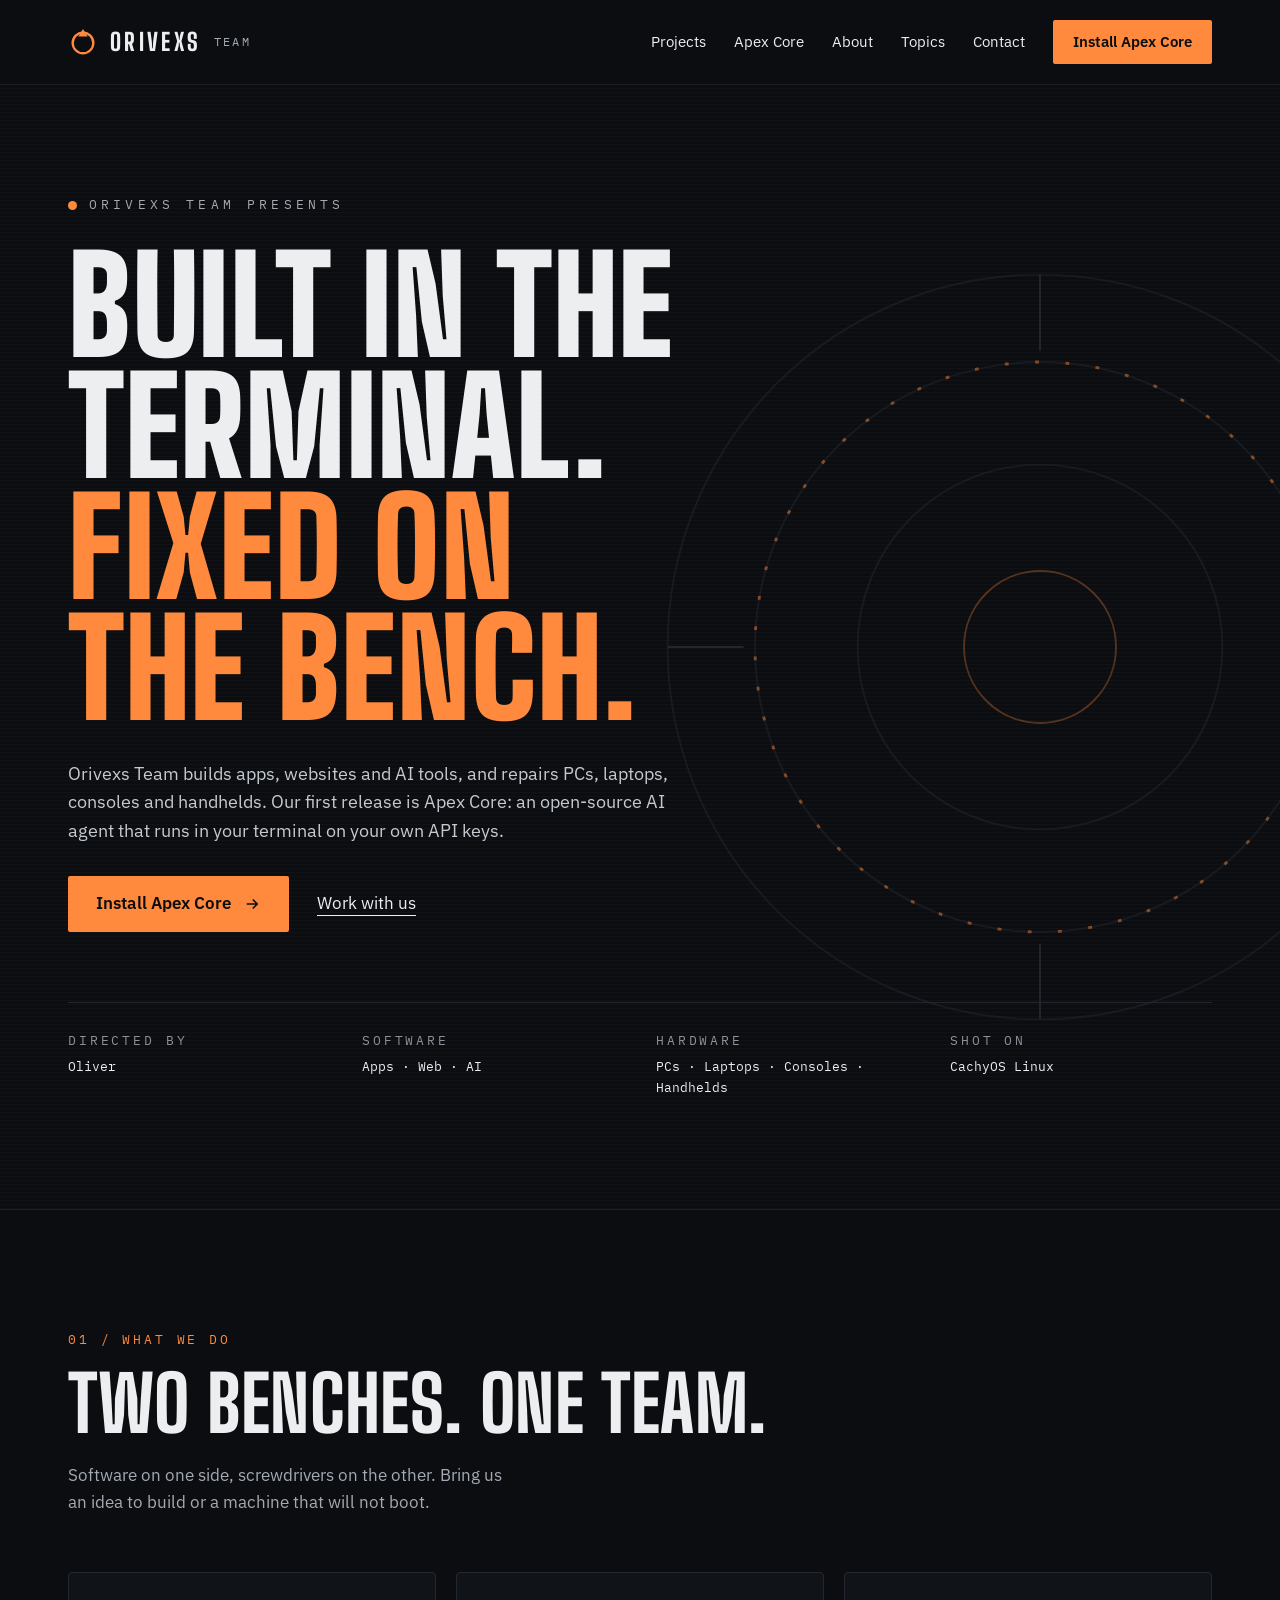
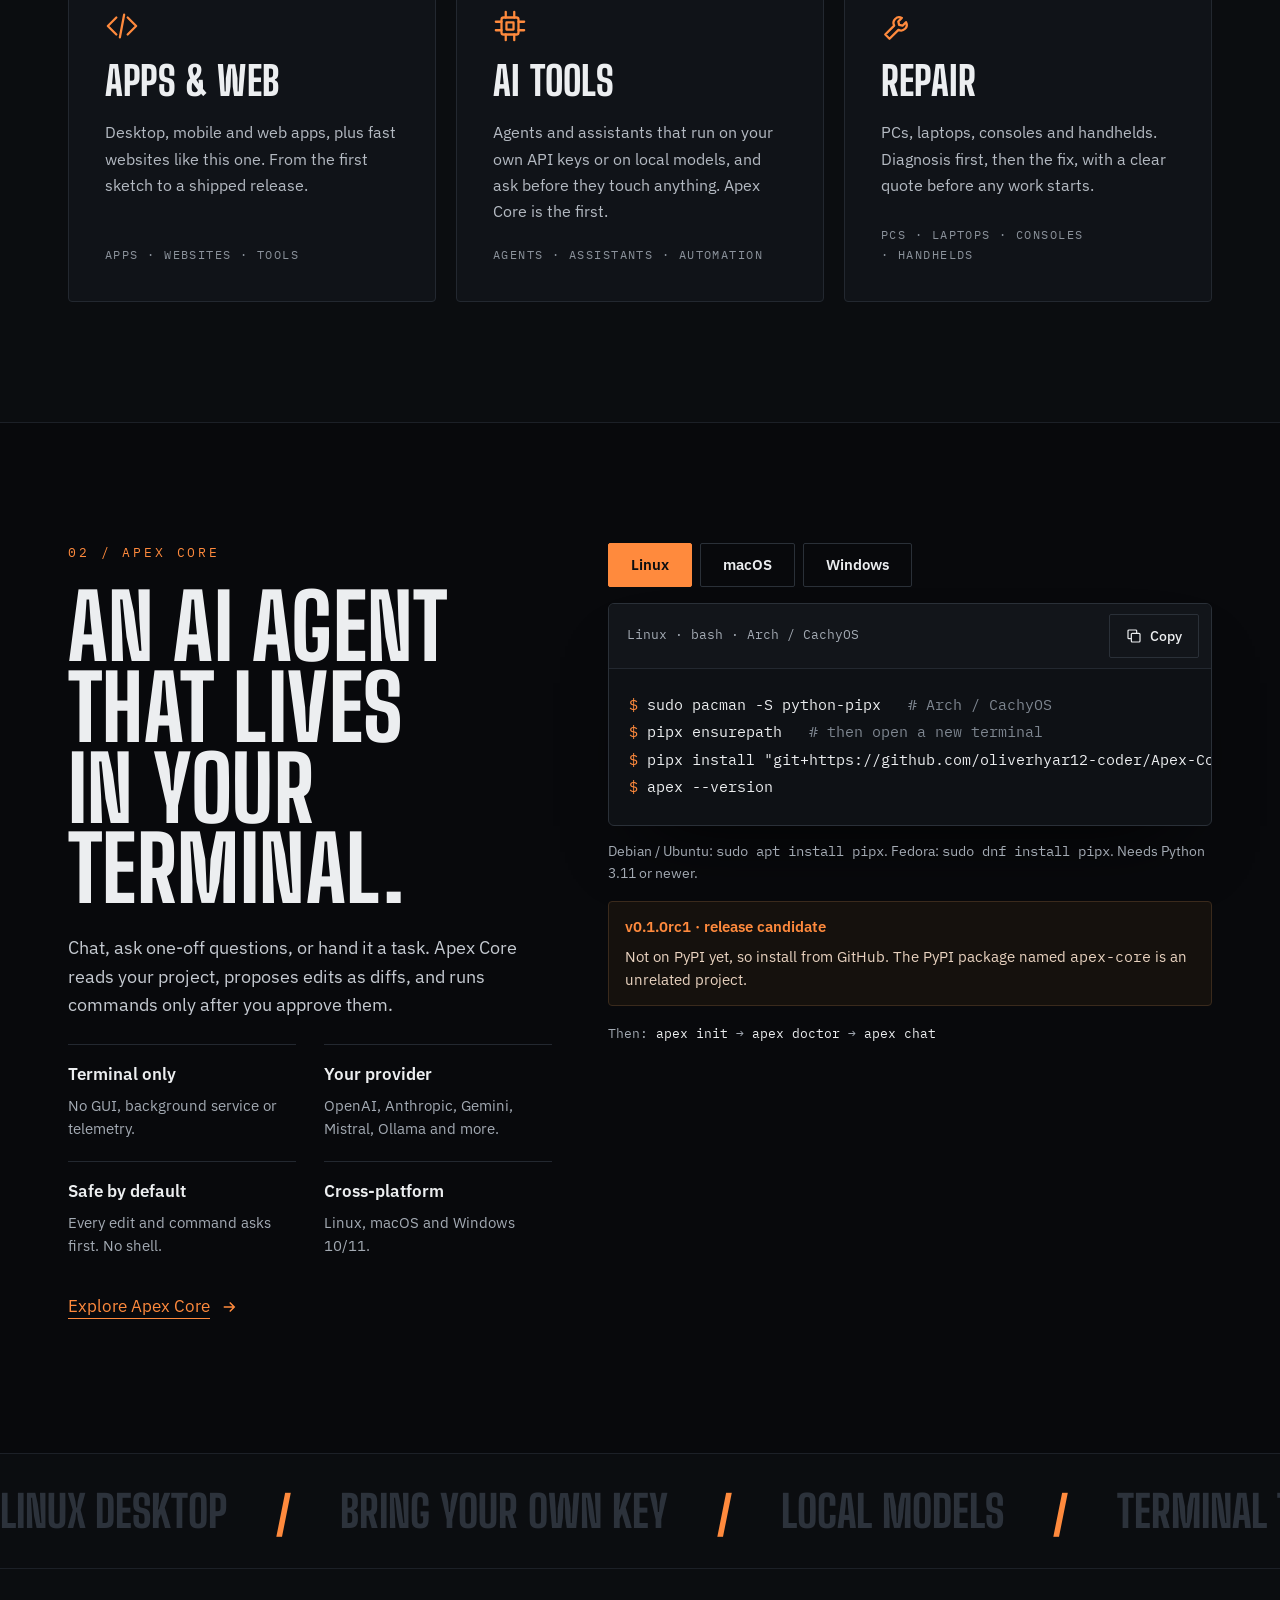
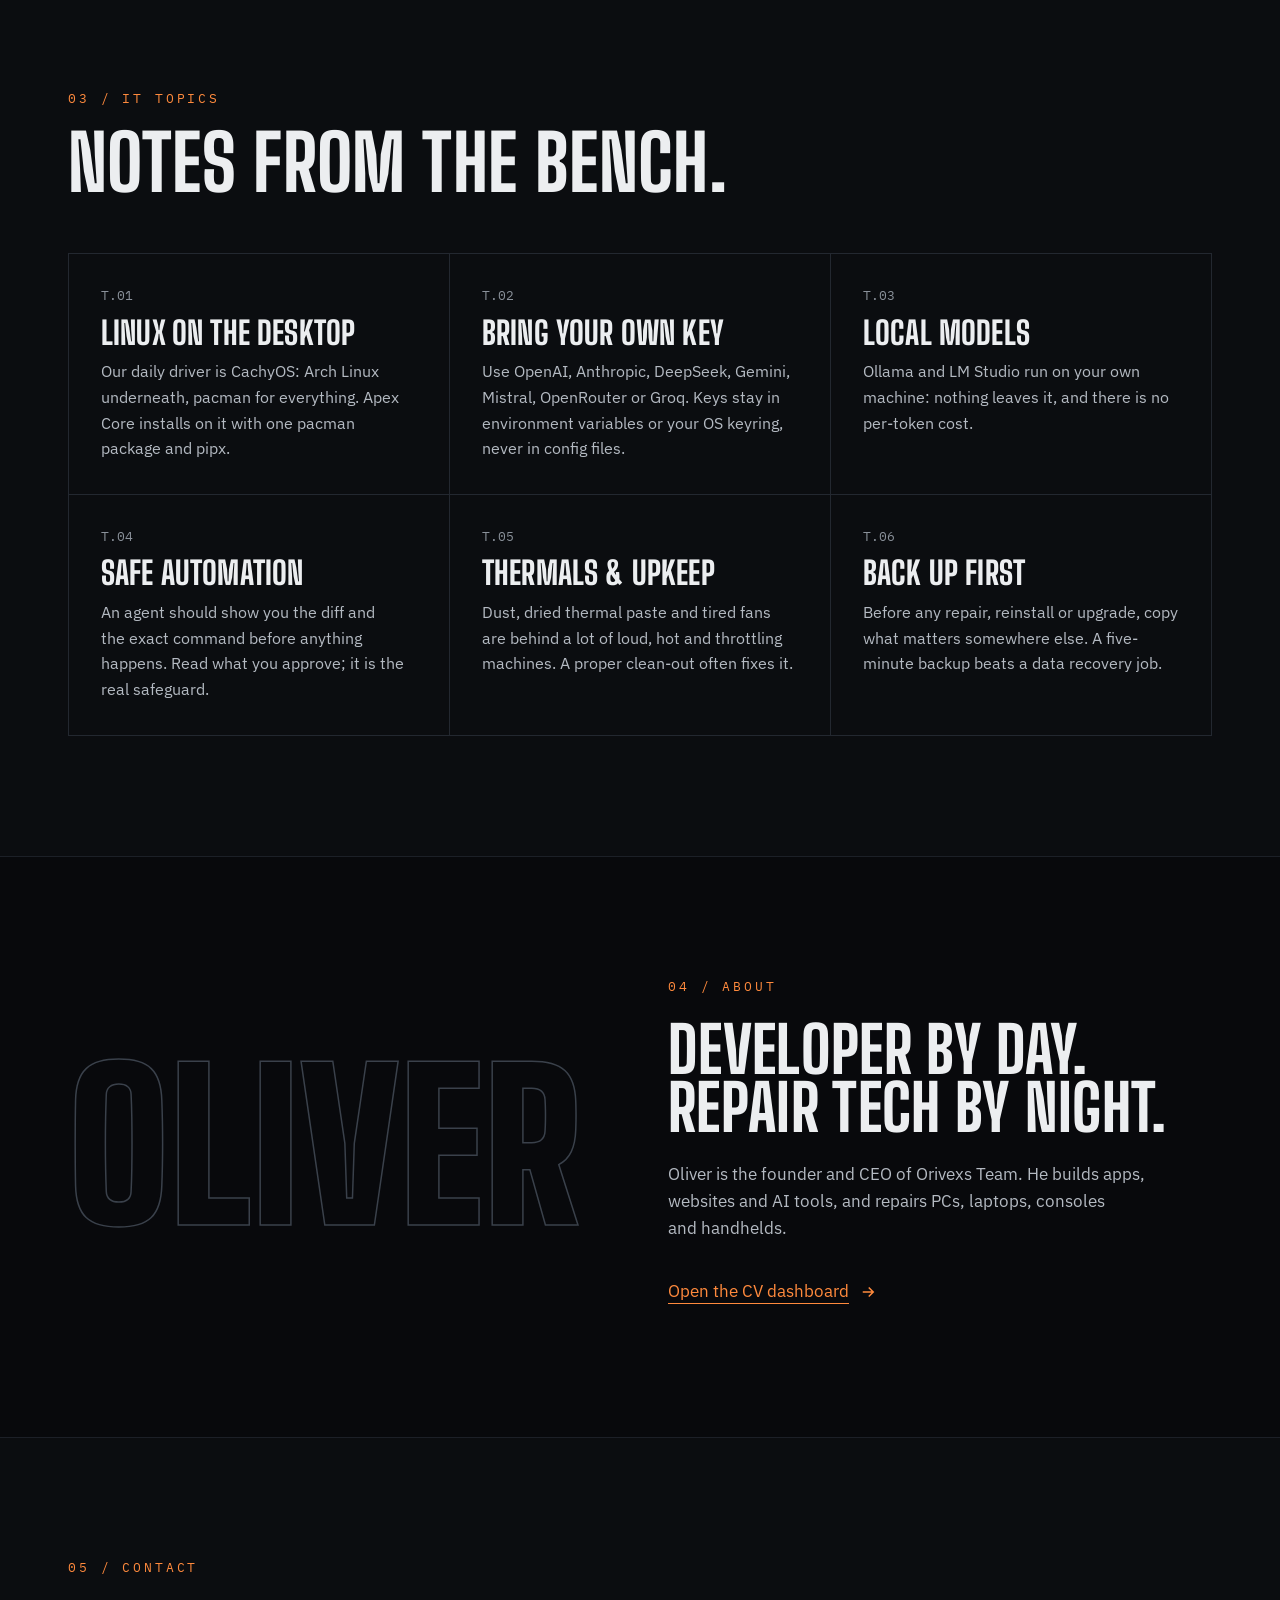
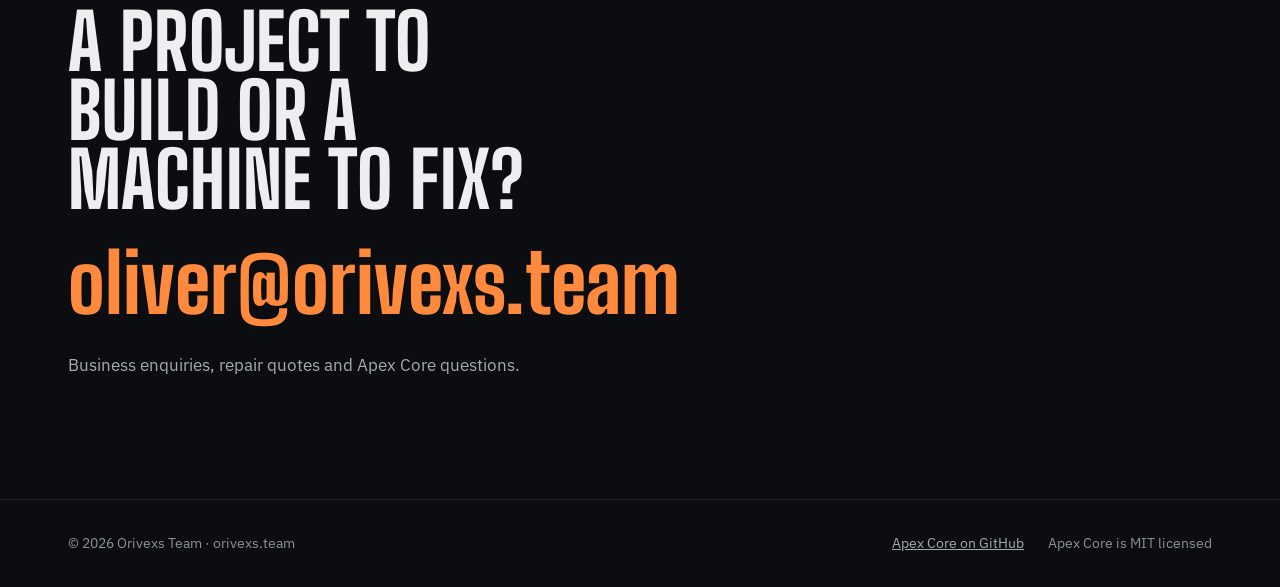
<file: site/index.html>
<!doctype html>
<html lang="en" class="no-js">
<head>
<meta charset="utf-8">
<meta name="viewport" content="width=device-width, initial-scale=1">
<title>Orivexs Team — Apps, web, AI tools and hardware repair</title>
<meta name="description" content="Orivexs Team builds apps, websites and AI tools, and repairs PCs, laptops, consoles and handhelds. Home of Apex Core, an open-source AI agent for your terminal.">
<link rel="canonical" href="https://orivexs.team/">
<meta name="theme-color" content="#0b0d10">
<meta property="og:type" content="website">
<meta property="og:site_name" content="Orivexs Team">
<meta property="og:title" content="Orivexs Team — Built in the terminal. Fixed on the bench.">
<meta property="og:description" content="Apps, websites and AI tools, plus repair for PCs, laptops, consoles and handhelds. Home of Apex Core.">
<meta property="og:url" content="https://orivexs.team/">
<link rel="icon" href="assets/favicon.svg" type="image/svg+xml">
<script>document.documentElement.className = "js";</script>
<link rel="preconnect" href="https://fonts.googleapis.com">
<link rel="preconnect" href="https://fonts.gstatic.com" crossorigin>
<link rel="stylesheet" href="https://fonts.googleapis.com/css2?family=Big+Shoulders+Display:wght@600;800;900&amp;family=IBM+Plex+Mono:wght@400;500&amp;family=IBM+Plex+Sans:wght@400;500;600&amp;display=swap">
<link rel="stylesheet" href="assets/site.css">
<script src="assets/site.js" defer></script>
</head>
<body>
<a class="skip" href="#main">Skip to content</a>

<header class="site-header">
  <nav class="wrap" aria-label="Main">
    <a class="brand" href="./" aria-label="Orivexs Team home">
      <svg width="30" height="30" viewBox="0 0 32 32" fill="none" aria-hidden="true"><circle cx="16" cy="17" r="11" stroke="#ff8a3d" stroke-width="2.5"/><path d="M16 2l5 8h-10z" fill="#ff8a3d"/></svg>
      <span class="brand-name">ORIVEXS</span>
      <span class="brand-team">TEAM</span>
    </a>
    <div class="nav-links">
      <a href="projects/">Projects</a>
      <a href="apex-core/">Apex Core</a>
      <a href="about/">About</a>
      <a href="#topics">Topics</a>
      <a href="#contact">Contact</a>
      <a class="btn btn--sm" href="#install">Install Apex Core</a>
    </div>
  </nav>
</header>

<main id="main">

  <section class="hero hero--full texture" aria-labelledby="hero-title">
    <div class="letterbox letterbox--top" aria-hidden="true"></div>
    <div class="letterbox letterbox--bottom" aria-hidden="true"></div>
    <div class="scanline" aria-hidden="true"></div>
    <svg class="aperture" viewBox="0 0 400 400" fill="none" aria-hidden="true">
      <circle cx="200" cy="200" r="196" stroke="#232830"/>
      <circle cx="200" cy="200" r="150" stroke="#232830"/>
      <circle cx="200" cy="200" r="150" stroke="#ff8a3d" stroke-width="1.5" stroke-dasharray="2 14"/>
      <circle cx="200" cy="200" r="96" stroke="#232830"/>
      <circle cx="200" cy="200" r="40" stroke="#ff8a3d" opacity="0.6"/>
      <path d="M200 4v40M200 356v40M4 200h40M356 200h40" stroke="#3a414b"/>
    </svg>
    <div class="wrap">
      <p class="overline intro d1"><span class="rec-dot" aria-hidden="true"></span>Orivexs Team presents</p>
      <h1 id="hero-title" class="hero-title">
        <span class="intro d2">Built in the terminal.</span>
        <span class="intro d3 accent">Fixed on the bench.</span>
      </h1>
      <p class="lede intro d4">Orivexs Team builds apps, websites and AI tools, and repairs PCs, laptops, consoles and handhelds. Our first release is Apex Core: an open-source AI agent that runs in your terminal on your own API keys.</p>
      <div class="actions intro d5">
        <a class="btn" href="#install">Install Apex Core
          <svg width="18" height="18" viewBox="0 0 24 24" fill="none" stroke="currentColor" stroke-width="2.2" aria-hidden="true"><path d="M5 12h14M13 6l6 6-6 6"/></svg>
        </a>
        <a class="link-plain" href="#contact">Work with us</a>
      </div>
      <dl class="credits intro d6">
        <div><dt>DIRECTED BY</dt><dd>Oliver</dd></div>
        <div><dt>SOFTWARE</dt><dd>Apps · Web · AI</dd></div>
        <div><dt>HARDWARE</dt><dd>PCs · Laptops · Consoles · Handhelds</dd></div>
        <div><dt>SHOT ON</dt><dd>CachyOS Linux</dd></div>
      </dl>
    </div>
  </section>

  <section class="section" aria-labelledby="work-title">
    <div class="wrap">
      <div class="section-head reveal">
        <div>
          <p class="kicker">01 / What we do</p>
          <h2 id="work-title" class="h-xl">Two benches. One team.</h2>
        </div>
        <p class="body-muted">Software on one side, screwdrivers on the other. Bring us an idea to build or a machine that will not boot.</p>
      </div>
      <div class="grid">
        <article class="card reveal">
          <svg width="34" height="34" viewBox="0 0 24 24" fill="none" stroke="#ff8a3d" stroke-width="1.6" stroke-linecap="round" stroke-linejoin="round" aria-hidden="true"><path d="M8 6l-6 6 6 6M16 6l6 6-6 6M13.5 4l-3 16"/></svg>
          <h3>Apps &amp; web</h3>
          <p>Desktop, mobile and web apps, plus fast websites like this one. From the first sketch to a shipped release.</p>
          <p class="tags">APPS · WEBSITES · TOOLS</p>
        </article>
        <article class="card reveal">
          <svg width="34" height="34" viewBox="0 0 24 24" fill="none" stroke="#ff8a3d" stroke-width="1.6" stroke-linecap="round" stroke-linejoin="round" aria-hidden="true"><rect x="6" y="6" width="12" height="12" rx="1.5"/><rect x="9.5" y="9.5" width="5" height="5"/><path d="M9 2v4M15 2v4M9 18v4M15 18v4M2 9h4M2 15h4M18 9h4M18 15h4"/></svg>
          <h3>AI tools</h3>
          <p>Agents and assistants that run on your own API keys or on local models, and ask before they touch anything. Apex Core is the first.</p>
          <p class="tags">AGENTS · ASSISTANTS · AUTOMATION</p>
        </article>
        <article class="card reveal">
          <svg width="34" height="34" viewBox="0 0 24 24" fill="none" stroke="#ff8a3d" stroke-width="1.6" stroke-linecap="round" stroke-linejoin="round" aria-hidden="true"><path d="M14.7 6.3a4 4 0 0 0-5.4 5.4L3 18l3 3 6.3-6.3a4 4 0 0 0 5.4-5.4l-2.5 2.5-2.4-.6-.6-2.4z"/></svg>
          <h3>Repair</h3>
          <p>PCs, laptops, consoles and handhelds. Diagnosis first, then the fix, with a clear quote before any work starts.</p>
          <p class="tags">PCS · LAPTOPS · CONSOLES · HANDHELDS</p>
        </article>
      </div>
    </div>
  </section>

  <section id="install" class="section section--deep" aria-labelledby="apex-title">
    <div class="wrap">
      <div class="split">
        <div class="reveal">
          <p class="kicker">02 / Apex Core</p>
          <h2 id="apex-title" style="font-size: clamp(56px, 7vw, 112px)">An AI agent that lives in your terminal.</h2>
          <p class="lede">Chat, ask one-off questions, or hand it a task. Apex Core reads your project, proposes edits as diffs, and runs commands only after you approve them.</p>
          <ul class="facts">
            <li><strong>Terminal only</strong><span>No GUI, background service or telemetry.</span></li>
            <li><strong>Your provider</strong><span>OpenAI, Anthropic, Gemini, Mistral, Ollama and more.</span></li>
            <li><strong>Safe by default</strong><span>Every edit and command asks first. No shell.</span></li>
            <li><strong>Cross-platform</strong><span>Linux, macOS and Windows 10/11.</span></li>
          </ul>
          <a class="link-arrow" href="apex-core/">Explore Apex Core
            <svg width="18" height="18" viewBox="0 0 24 24" fill="none" stroke="currentColor" stroke-width="2" aria-hidden="true"><path d="M5 12h14M13 6l6 6-6 6"/></svg>
          </a>
        </div>

        <div class="split-wide reveal" style="gap: 16px">
          <div class="tablist" role="tablist" aria-label="Operating system" data-os-tabs>
            <button class="tab" type="button" role="tab" id="tab-linux" aria-controls="os-linux" aria-selected="true" data-os="linux">Linux</button>
            <button class="tab" type="button" role="tab" id="tab-macos" aria-controls="os-macos" aria-selected="false" data-os="macos">macOS</button>
            <button class="tab" type="button" role="tab" id="tab-windows" aria-controls="os-windows" aria-selected="false" data-os="windows">Windows</button>
          </div>

          <div id="os-linux" role="tabpanel" aria-labelledby="tab-linux">
            <div class="term">
              <div class="term-bar"><span>Linux · bash · Arch / CachyOS</span>
                <button class="copy" type="button" data-copy="cmd-linux" aria-label="Copy Linux install commands"><svg width="16" height="16" viewBox="0 0 24 24" fill="none" stroke="currentColor" stroke-width="1.8" aria-hidden="true"><rect x="8" y="8" width="13" height="13" rx="1.5"/><path d="M16 8V4.5A1.5 1.5 0 0 0 14.5 3h-10A1.5 1.5 0 0 0 3 4.5v10A1.5 1.5 0 0 0 4.5 16H8"/></svg><span data-copy-label aria-live="polite">Copy</span></button>
              </div>
              <div class="code" id="cmd-linux">
                <div class="code-line"><span class="prompt">$ </span><span class="cmd">sudo pacman -S python-pipx</span><span class="note">   # Arch / CachyOS</span></div>
                <div class="code-line"><span class="prompt">$ </span><span class="cmd">pipx ensurepath</span><span class="note">   # then open a new terminal</span></div>
                <div class="code-line"><span class="prompt">$ </span><span class="cmd">pipx install "git+https://github.com/oliverhyar12-coder/Apex-Core.git"</span></div>
                <div class="code-line"><span class="prompt">$ </span><span class="cmd">apex --version</span></div>
              </div>
            </div>
            <p class="os-note">Debian / Ubuntu: <code>sudo apt install pipx</code>. Fedora: <code>sudo dnf install pipx</code>. Needs Python 3.11 or newer.</p>
          </div>

          <div id="os-macos" role="tabpanel" aria-labelledby="tab-macos">
            <div class="term">
              <div class="term-bar"><span>macOS · zsh · Apple Silicon or Intel</span>
                <button class="copy" type="button" data-copy="cmd-macos" aria-label="Copy macOS install commands"><svg width="16" height="16" viewBox="0 0 24 24" fill="none" stroke="currentColor" stroke-width="1.8" aria-hidden="true"><rect x="8" y="8" width="13" height="13" rx="1.5"/><path d="M16 8V4.5A1.5 1.5 0 0 0 14.5 3h-10A1.5 1.5 0 0 0 3 4.5v10A1.5 1.5 0 0 0 4.5 16H8"/></svg><span data-copy-label aria-live="polite">Copy</span></button>
              </div>
              <div class="code" id="cmd-macos">
                <div class="code-line"><span class="prompt">$ </span><span class="cmd">python3 -m pip install --user pipx</span></div>
                <div class="code-line"><span class="prompt">$ </span><span class="cmd">python3 -m pipx ensurepath</span><span class="note">   # then open a new terminal</span></div>
                <div class="code-line"><span class="prompt">$ </span><span class="cmd">pipx install "git+https://github.com/oliverhyar12-coder/Apex-Core.git"</span></div>
                <div class="code-line"><span class="prompt">$ </span><span class="cmd">apex --version</span></div>
              </div>
            </div>
            <p class="os-note">With Homebrew you can run <code>brew install pipx</code> instead of the first line. Needs Python 3.11 or newer.</p>
          </div>

          <div id="os-windows" role="tabpanel" aria-labelledby="tab-windows">
            <div class="term">
              <div class="term-bar"><span>Windows · PowerShell · 10/11</span>
                <button class="copy" type="button" data-copy="cmd-windows" aria-label="Copy Windows install commands"><svg width="16" height="16" viewBox="0 0 24 24" fill="none" stroke="currentColor" stroke-width="1.8" aria-hidden="true"><rect x="8" y="8" width="13" height="13" rx="1.5"/><path d="M16 8V4.5A1.5 1.5 0 0 0 14.5 3h-10A1.5 1.5 0 0 0 3 4.5v10A1.5 1.5 0 0 0 4.5 16H8"/></svg><span data-copy-label aria-live="polite">Copy</span></button>
              </div>
              <div class="code" id="cmd-windows">
                <div class="code-line"><span class="prompt">PS&gt; </span><span class="cmd">py -m pip install --user pipx</span></div>
                <div class="code-line"><span class="prompt">PS&gt; </span><span class="cmd">py -m pipx ensurepath</span><span class="note">   # then open a new terminal</span></div>
                <div class="code-line"><span class="prompt">PS&gt; </span><span class="cmd">pipx install "git+https://github.com/oliverhyar12-coder/Apex-Core.git"</span></div>
                <div class="code-line"><span class="prompt">PS&gt; </span><span class="cmd">apex --version</span></div>
              </div>
            </div>
            <p class="os-note">Install Python 3.11+ from <a href="https://www.python.org/downloads/windows/">python.org</a> or the Microsoft Store, and git from <a href="https://git-scm.com/download/win">git-scm.com</a>. WSL is not required.</p>
          </div>

          <div class="callout">
            <strong>v0.1.0rc1 · release candidate</strong>
            <span>Not on PyPI yet, so install from GitHub. The PyPI package named <code>apex-core</code> is an unrelated project.</span>
          </div>
          <p class="then">Then: <code>apex init</code> → <code>apex doctor</code> → <code>apex chat</code></p>
        </div>
      </div>
    </div>
  </section>

  <section id="topics" class="section" aria-labelledby="topics-title" style="overflow: hidden">
    <div class="marquee" aria-hidden="true">
      <div class="marquee-track">
        <span>Linux desktop</span><span class="sep">/</span><span>Bring your own key</span><span class="sep">/</span><span>Local models</span><span class="sep">/</span><span>Terminal tools</span><span class="sep">/</span><span>Thermals</span><span class="sep">/</span><span>Safe automation</span><span class="sep">/</span><span>Backups</span><span class="sep">/</span>
        <span>Linux desktop</span><span class="sep">/</span><span>Bring your own key</span><span class="sep">/</span><span>Local models</span><span class="sep">/</span><span>Terminal tools</span><span class="sep">/</span><span>Thermals</span><span class="sep">/</span><span>Safe automation</span><span class="sep">/</span><span>Backups</span><span class="sep">/</span>
      </div>
    </div>
    <div class="wrap">
      <div class="section-head reveal">
        <div>
          <p class="kicker">03 / IT topics</p>
          <h2 id="topics-title" class="h-xl">Notes from the bench.</h2>
        </div>
      </div>
      <div class="ruled">
        <article class="reveal">
          <span class="num">T.01</span>
          <h3>Linux on the desktop</h3>
          <p>Our daily driver is CachyOS: Arch Linux underneath, pacman for everything. Apex Core installs on it with one pacman package and pipx.</p>
        </article>
        <article class="reveal">
          <span class="num">T.02</span>
          <h3>Bring your own key</h3>
          <p>Use OpenAI, Anthropic, DeepSeek, Gemini, Mistral, OpenRouter or Groq. Keys stay in environment variables or your OS keyring, never in config files.</p>
        </article>
        <article class="reveal">
          <span class="num">T.03</span>
          <h3>Local models</h3>
          <p>Ollama and LM Studio run on your own machine: nothing leaves it, and there is no per-token cost.</p>
        </article>
        <article class="reveal">
          <span class="num">T.04</span>
          <h3>Safe automation</h3>
          <p>An agent should show you the diff and the exact command before anything happens. Read what you approve; it is the real safeguard.</p>
        </article>
        <article class="reveal">
          <span class="num">T.05</span>
          <h3>Thermals &amp; upkeep</h3>
          <p>Dust, dried thermal paste and tired fans are behind a lot of loud, hot and throttling machines. A proper clean-out often fixes it.</p>
        </article>
        <article class="reveal">
          <span class="num">T.06</span>
          <h3>Back up first</h3>
          <p>Before any repair, reinstall or upgrade, copy what matters somewhere else. A five-minute backup beats a data recovery job.</p>
        </article>
      </div>
    </div>
  </section>

  <section class="section section--deep" aria-labelledby="about-title">
    <div class="wrap">
      <div class="split" style="align-items: center">
        <p class="outline-text reveal" aria-hidden="true" style="font-family: var(--font-display); font-weight: 900; font-size: clamp(96px, 16vw, 240px); line-height: 0.82; text-transform: uppercase">Oliver</p>
        <div class="reveal">
          <p class="kicker">04 / About</p>
          <h2 id="about-title" style="font-size: clamp(44px, 5vw, 72px)">Developer by day. Repair tech by night.</h2>
          <p style="color: var(--text-3)">Oliver is the founder and CEO of Orivexs Team. He builds apps, websites and AI tools, and repairs PCs, laptops, consoles and handhelds.</p>
          <a class="link-arrow" href="about/">Open the CV dashboard
            <svg width="18" height="18" viewBox="0 0 24 24" fill="none" stroke="currentColor" stroke-width="2" aria-hidden="true"><path d="M5 12h14M13 6l6 6-6 6"/></svg>
          </a>
        </div>
      </div>
    </div>
  </section>

  <section id="contact" class="section" aria-labelledby="contact-title">
    <div class="wrap" style="gap: 28px">
      <p class="kicker reveal">05 / Contact</p>
      <h2 id="contact-title" class="h-xl reveal" style="max-width: 16ch">A project to build or a machine to fix?</h2>
      <a class="mail-big reveal" href="mailto:oliver@orivexs.team">oliver@orivexs.team</a>
      <p class="reveal" style="color: var(--muted)">Business enquiries, repair quotes and Apex Core questions.</p>
    </div>
  </section>

</main>

<footer class="site-footer">
  <div class="wrap">
    <span>© 2026 Orivexs Team · orivexs.team</span>
    <div>
      <a href="https://github.com/oliverhyar12-coder/Apex-Core">Apex Core on GitHub</a>
      <span>Apex Core is MIT licensed</span>
    </div>
  </div>
</footer>
</body>
</html>
</file>
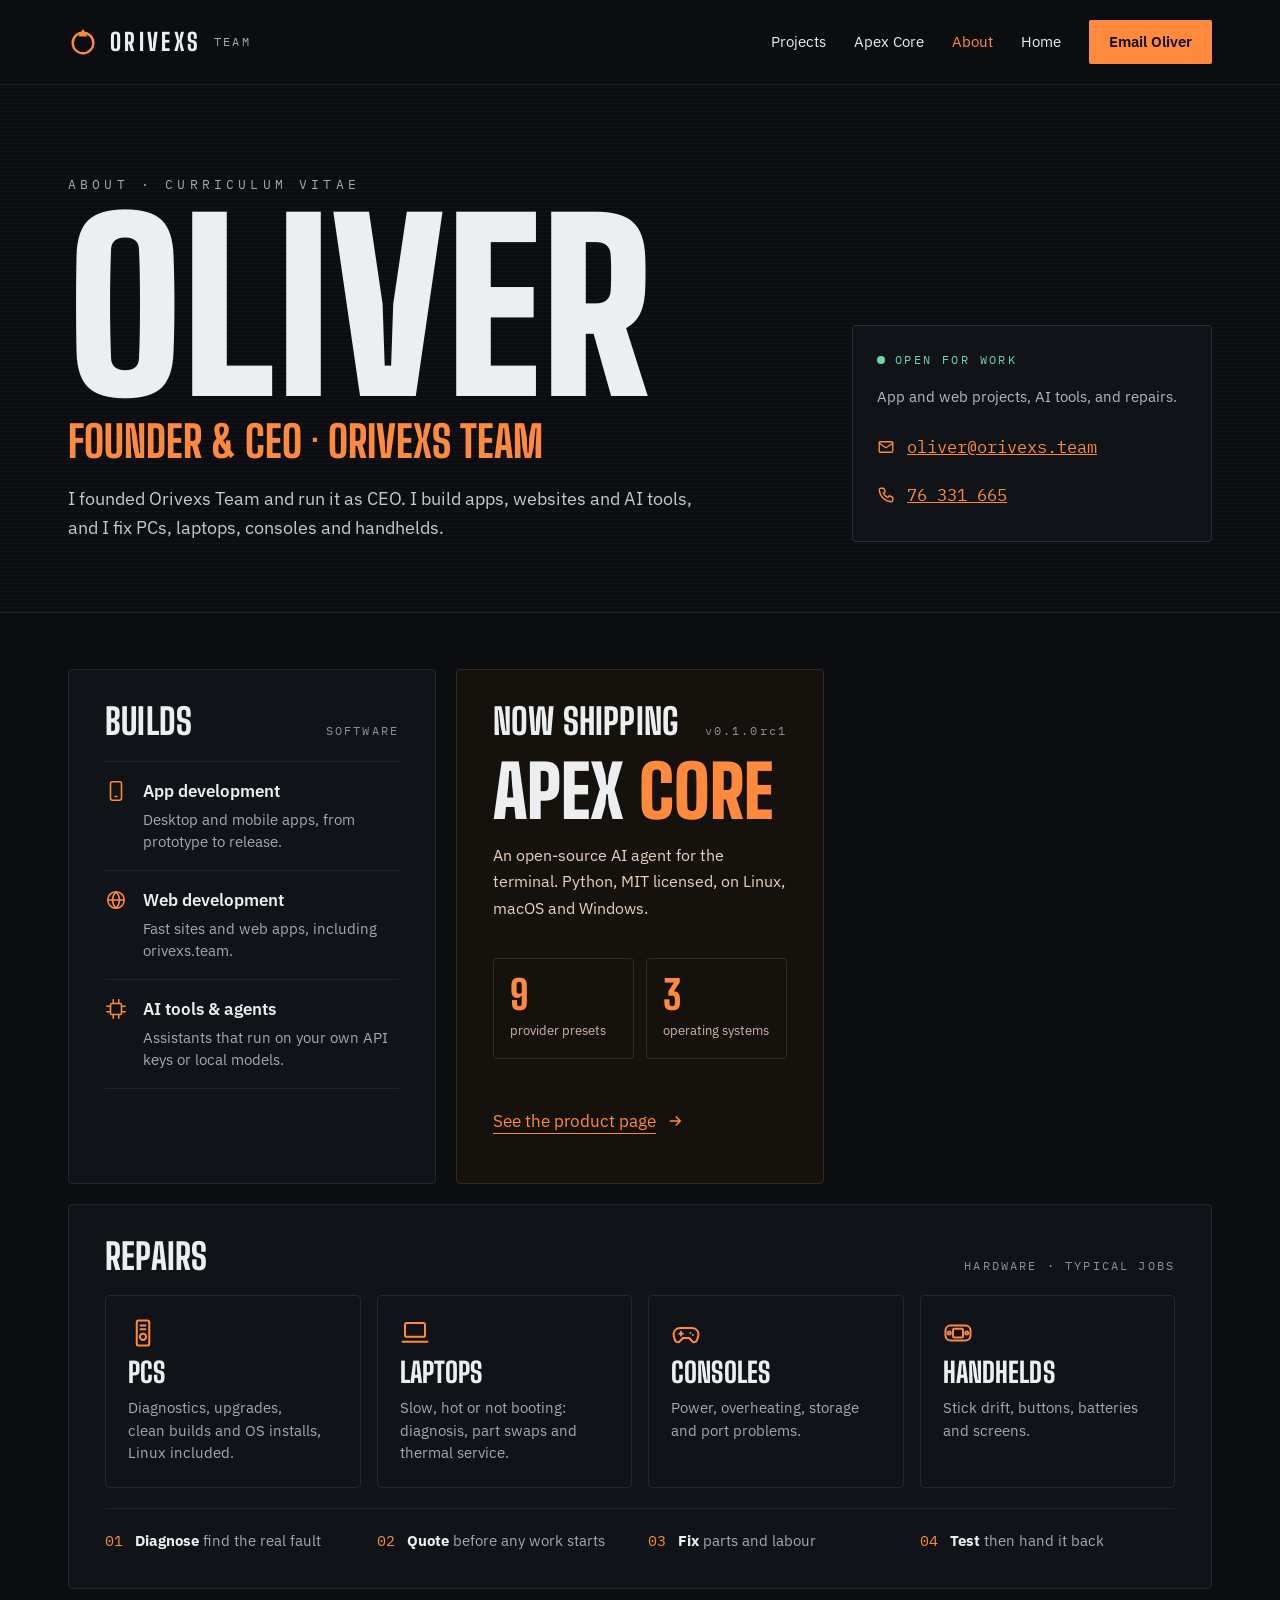
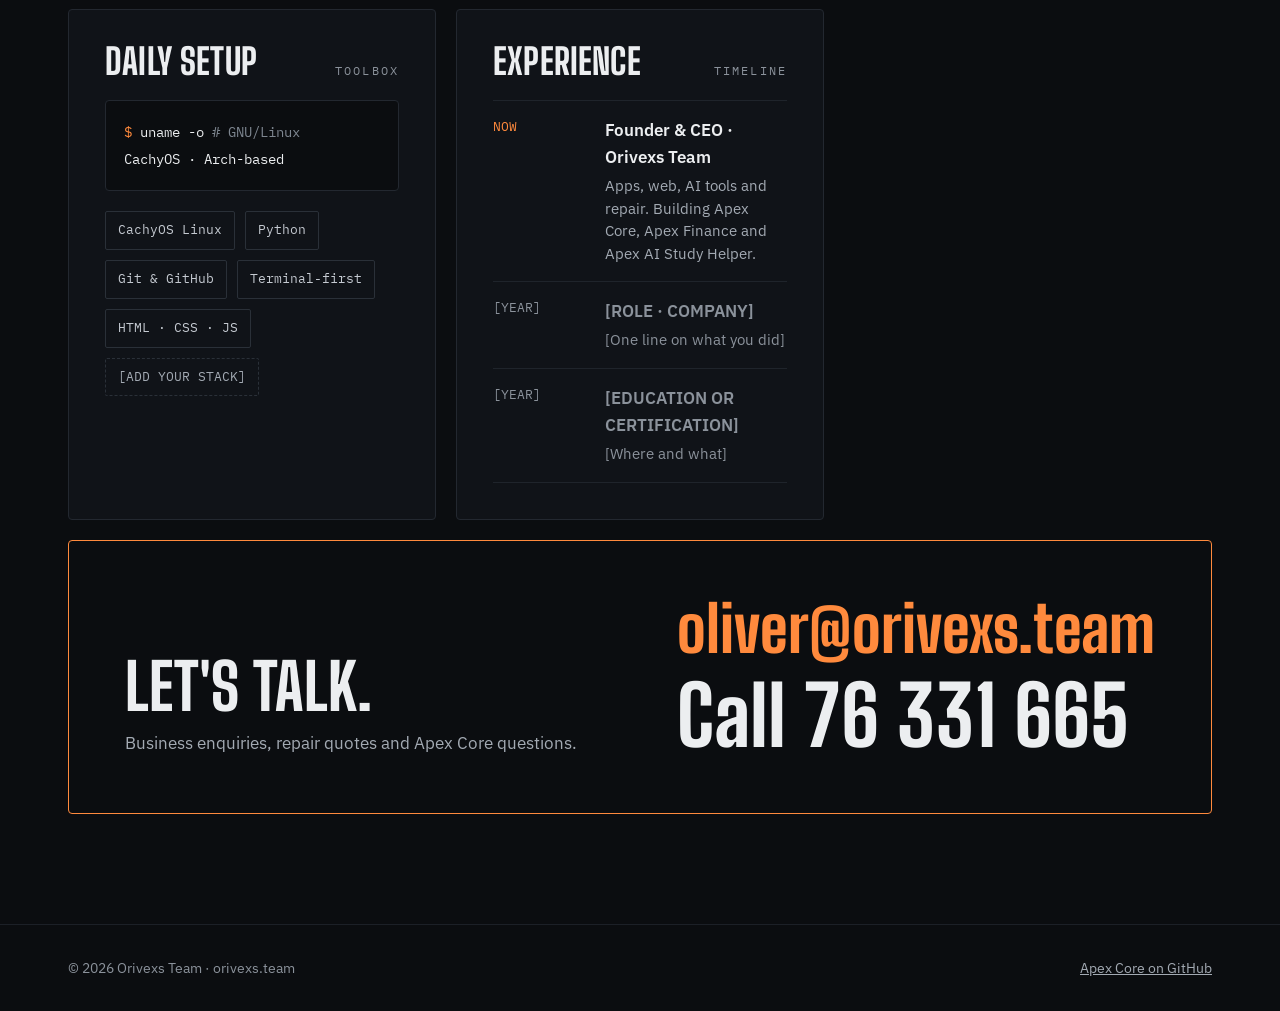
<file: site/about/index.html>
<!doctype html>
<html lang="en" class="no-js">
<head>
<meta charset="utf-8">
<meta name="viewport" content="width=device-width, initial-scale=1">
<title>Oliver — founder and CEO of Orivexs Team</title>
<meta name="description" content="Oliver is the founder and CEO of Orivexs Team. He builds apps, websites and AI tools, and repairs PCs, laptops, consoles and handhelds. Contact: oliver@orivexs.team, 76 331 665.">
<link rel="canonical" href="https://orivexs.team/about/">
<meta name="theme-color" content="#0b0d10">
<meta property="og:type" content="profile">
<meta property="og:site_name" content="Orivexs Team">
<meta property="og:title" content="Oliver — founder and CEO of Orivexs Team">
<meta property="og:description" content="Apps, websites and AI tools. Repair for PCs, laptops, consoles and handhelds.">
<meta property="og:url" content="https://orivexs.team/about/">
<link rel="icon" href="../assets/favicon.svg" type="image/svg+xml">
<script>document.documentElement.className = "js";</script>
<link rel="preconnect" href="https://fonts.googleapis.com">
<link rel="preconnect" href="https://fonts.gstatic.com" crossorigin>
<link rel="stylesheet" href="https://fonts.googleapis.com/css2?family=Big+Shoulders+Display:wght@600;800;900&amp;family=IBM+Plex+Mono:wght@400;500&amp;family=IBM+Plex+Sans:wght@400;500;600&amp;display=swap">
<link rel="stylesheet" href="../assets/site.css">
<script src="../assets/site.js" defer></script>
</head>
<body>
<a class="skip" href="#main">Skip to content</a>

<header class="site-header">
  <nav class="wrap" aria-label="Main">
    <a class="brand" href="../" aria-label="Orivexs Team home">
      <svg width="30" height="30" viewBox="0 0 32 32" fill="none" aria-hidden="true"><circle cx="16" cy="17" r="11" stroke="#ff8a3d" stroke-width="2.5"/><path d="M16 2l5 8h-10z" fill="#ff8a3d"/></svg>
      <span class="brand-name">ORIVEXS</span>
      <span class="brand-team">TEAM</span>
    </a>
    <div class="nav-links">
      <a href="../projects/">Projects</a>
      <a href="../apex-core/">Apex Core</a>
      <a href="./" aria-current="page">About</a>
      <a href="../">Home</a>
      <a class="btn btn--sm" href="mailto:oliver@orivexs.team">Email Oliver</a>
    </div>
  </nav>
</header>

<main id="main">

  <section class="profile texture" aria-labelledby="cv-name">
    <div class="wrap">
      <div class="profile-main">
        <p class="overline intro d1">About · Curriculum vitae</p>
        <h1 id="cv-name" class="hero-title hero-title--name intro d2">Oliver</h1>
        <p class="role intro d3">Founder &amp; CEO · Orivexs Team</p>
        <p class="lede intro d3">I founded Orivexs Team and run it as CEO. I build apps, websites and AI tools, and I fix PCs, laptops, consoles and handhelds.</p>
      </div>
      <div class="status-card intro d4">
        <p class="live"><i aria-hidden="true"></i>OPEN FOR WORK</p>
        <p>App and web projects, AI tools, and repairs.</p>
        <div class="contact-lines">
          <a href="mailto:oliver@orivexs.team"><svg width="18" height="18" viewBox="0 0 24 24" fill="none" stroke="currentColor" stroke-width="1.8" stroke-linecap="round" stroke-linejoin="round" aria-hidden="true"><rect x="3" y="5" width="18" height="14" rx="1.5"/><path d="M3 7l9 6 9-6"/></svg>oliver@orivexs.team</a>
          <a href="tel:76331665"><svg width="18" height="18" viewBox="0 0 24 24" fill="none" stroke="currentColor" stroke-width="1.8" stroke-linecap="round" stroke-linejoin="round" aria-hidden="true"><path d="M5 3h4l2 5-2.5 1.5a11 11 0 0 0 6 6L16 13l5 2v4a2 2 0 0 1-2 2A17 17 0 0 1 3 5a2 2 0 0 1 2-2z"/></svg>76 331 665</a>
        </div>
      </div>
    </div>
  </section>

  <section aria-label="CV dashboard">
    <div class="wrap grid dash">

      <article class="card reveal" aria-labelledby="t-builds">
        <div class="card-head"><h2 id="t-builds">Builds</h2><span>SOFTWARE</span></div>
        <ul class="rows">
          <li>
            <svg width="22" height="22" viewBox="0 0 24 24" fill="none" stroke="#ff8a3d" stroke-width="1.7" stroke-linecap="round" stroke-linejoin="round" aria-hidden="true"><rect x="6" y="2" width="12" height="20" rx="2"/><path d="M11 18h2"/></svg>
            <div><strong>App development</strong><span>Desktop and mobile apps, from prototype to release.</span></div>
          </li>
          <li>
            <svg width="22" height="22" viewBox="0 0 24 24" fill="none" stroke="#ff8a3d" stroke-width="1.7" stroke-linecap="round" stroke-linejoin="round" aria-hidden="true"><circle cx="12" cy="12" r="9"/><path d="M3 12h18M12 3c2.5 2.6 3.8 5.6 3.8 9s-1.3 6.4-3.8 9c-2.5-2.6-3.8-5.6-3.8-9S9.5 5.6 12 3z"/></svg>
            <div><strong>Web development</strong><span>Fast sites and web apps, including orivexs.team.</span></div>
          </li>
          <li>
            <svg width="22" height="22" viewBox="0 0 24 24" fill="none" stroke="#ff8a3d" stroke-width="1.7" stroke-linecap="round" stroke-linejoin="round" aria-hidden="true"><rect x="6" y="6" width="12" height="12" rx="1.5"/><path d="M9 2v4M15 2v4M9 18v4M15 18v4M2 9h4M2 15h4M18 9h4M18 15h4"/></svg>
            <div><strong>AI tools &amp; agents</strong><span>Assistants that run on your own API keys or local models.</span></div>
          </li>
        </ul>
      </article>

      <article class="card card--warm reveal" aria-labelledby="t-ship">
        <div class="card-head"><h2 id="t-ship">Now shipping</h2><span class="accent">v0.1.0rc1</span></div>
        <p class="product-mark" style="color: var(--text)">Apex <span class="accent">Core</span></p>
        <p>An open-source AI agent for the terminal. Python, MIT licensed, on Linux, macOS and Windows.</p>
        <dl class="stat-pair">
          <div class="stat stat--warm"><dt>provider presets</dt><dd>9</dd></div>
          <div class="stat stat--warm"><dt>operating systems</dt><dd>3</dd></div>
        </dl>
        <a class="link-arrow" href="../apex-core/" style="margin-top: auto">See the product page
          <svg width="18" height="18" viewBox="0 0 24 24" fill="none" stroke="currentColor" stroke-width="2" aria-hidden="true"><path d="M5 12h14M13 6l6 6-6 6"/></svg>
        </a>
      </article>

      <article class="card span-all reveal" aria-labelledby="t-repairs">
        <div class="card-head"><h2 id="t-repairs">Repairs</h2><span>HARDWARE · TYPICAL JOBS</span></div>
        <div class="grid devices">
          <div class="device">
            <svg width="30" height="30" viewBox="0 0 24 24" fill="none" stroke="#ff8a3d" stroke-width="1.6" stroke-linecap="round" stroke-linejoin="round" aria-hidden="true"><rect x="7" y="2" width="10" height="20" rx="1.5"/><circle cx="12" cy="15" r="2.5"/><path d="M10 6h4M10 9h4"/></svg>
            <h3>PCs</h3>
            <p>Diagnostics, upgrades, clean builds and OS installs, Linux included.</p>
          </div>
          <div class="device">
            <svg width="30" height="30" viewBox="0 0 24 24" fill="none" stroke="#ff8a3d" stroke-width="1.6" stroke-linecap="round" stroke-linejoin="round" aria-hidden="true"><rect x="4" y="4" width="16" height="11" rx="1.5"/><path d="M2 19h20"/></svg>
            <h3>Laptops</h3>
            <p>Slow, hot or not booting: diagnosis, part swaps and thermal service.</p>
          </div>
          <div class="device">
            <svg width="30" height="30" viewBox="0 0 24 24" fill="none" stroke="#ff8a3d" stroke-width="1.6" stroke-linecap="round" stroke-linejoin="round" aria-hidden="true"><path d="M7 8h10a5 5 0 0 1 4.8 6.4l-1 3.3a2.3 2.3 0 0 1-3.9.9L14.5 16h-5l-2.4 2.6a2.3 2.3 0 0 1-3.9-.9l-1-3.3A5 5 0 0 1 7 8z"/><path d="M8 11v3M6.5 12.5h3M15.5 12h.01M17.5 13.5h.01"/></svg>
            <h3>Consoles</h3>
            <p>Power, overheating, storage and port problems.</p>
          </div>
          <div class="device">
            <svg width="30" height="30" viewBox="0 0 24 24" fill="none" stroke="#ff8a3d" stroke-width="1.6" stroke-linecap="round" stroke-linejoin="round" aria-hidden="true"><rect x="2" y="6" width="20" height="12" rx="4"/><rect x="8" y="8.5" width="8" height="7" rx="1"/><circle cx="5" cy="12" r="1.2"/><circle cx="19" cy="12" r="1.2"/></svg>
            <h3>Handhelds</h3>
            <p>Stick drift, buttons, batteries and screens.</p>
          </div>
        </div>
        <ol class="process">
          <li><code>01</code><span><strong>Diagnose</strong> <span>find the real fault</span></span></li>
          <li><code>02</code><span><strong>Quote</strong> <span>before any work starts</span></span></li>
          <li><code>03</code><span><strong>Fix</strong> <span>parts and labour</span></span></li>
          <li><code>04</code><span><strong>Test</strong> <span>then hand it back</span></span></li>
        </ol>
      </article>

      <article class="card reveal" aria-labelledby="t-setup">
        <div class="card-head"><h2 id="t-setup">Daily setup</h2><span>TOOLBOX</span></div>
        <div class="shell-card">
          <p><span class="accent">$</span> uname -o<span class="note">   # GNU/Linux</span></p>
          <p>CachyOS · Arch-based</p>
        </div>
        <ul class="chips" style="margin: 0">
          <li>CachyOS Linux</li>
          <li>Python</li>
          <li>Git &amp; GitHub</li>
          <li>Terminal-first</li>
          <li>HTML · CSS · JS</li>
          <li class="is-dashed">[ADD YOUR STACK]</li>
        </ul>
      </article>

      <article class="card reveal" aria-labelledby="t-exp">
        <div class="card-head"><h2 id="t-exp">Experience</h2><span>TIMELINE</span></div>
        <ol class="rows rows--timeline">
          <li><code class="is-now">NOW</code><div><strong>Founder &amp; CEO · Orivexs Team</strong><span>Apps, web, AI tools and repair. Building Apex Core, Apex Finance and Apex AI Study Helper.</span></div></li>
          <li><code>[YEAR]</code><div><strong class="placeholder">[ROLE · COMPANY]</strong><span class="placeholder">[One line on what you did]</span></div></li>
          <li><code>[YEAR]</code><div><strong class="placeholder">[EDUCATION OR CERTIFICATION]</strong><span class="placeholder">[Where and what]</span></div></li>
        </ol>
      </article>

      <article class="contact-card span-all reveal" aria-labelledby="t-contact">
        <div>
          <h2 id="t-contact" style="font-size: clamp(44px, 5vw, 72px)">Let's talk.</h2>
          <p style="color: var(--muted)">Business enquiries, repair quotes and Apex Core questions.</p>
        </div>
        <div class="contact-big">
          <a class="mail-big" href="mailto:oliver@orivexs.team" style="font-size: clamp(32px, 5vw, 72px)">oliver@orivexs.team</a>
          <a class="mail-big phone-big" href="tel:76331665">Call 76 331 665</a>
        </div>
      </article>

    </div>
  </section>

</main>

<footer class="site-footer">
  <div class="wrap">
    <span>© 2026 Orivexs Team · orivexs.team</span>
    <a href="https://github.com/oliverhyar12-coder/Apex-Core">Apex Core on GitHub</a>
  </div>
</footer>
</body>
</html>
</file>
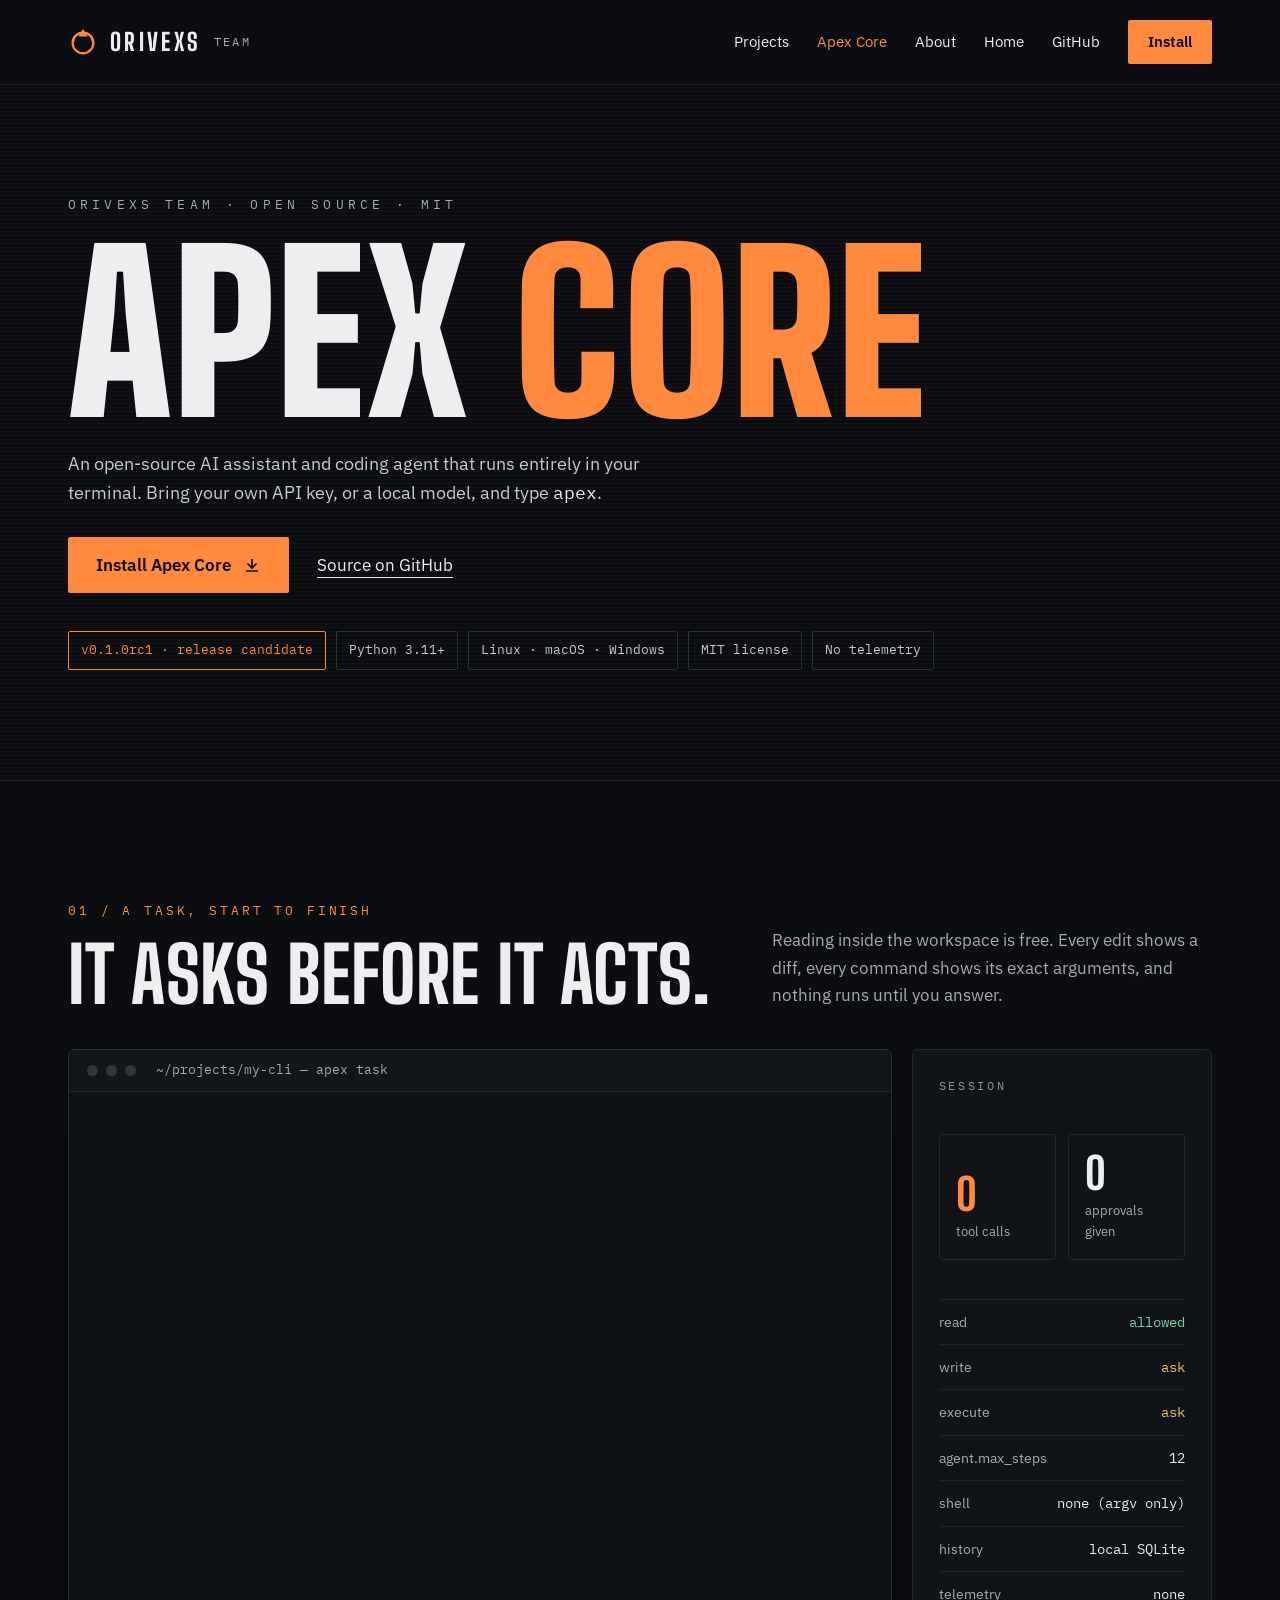
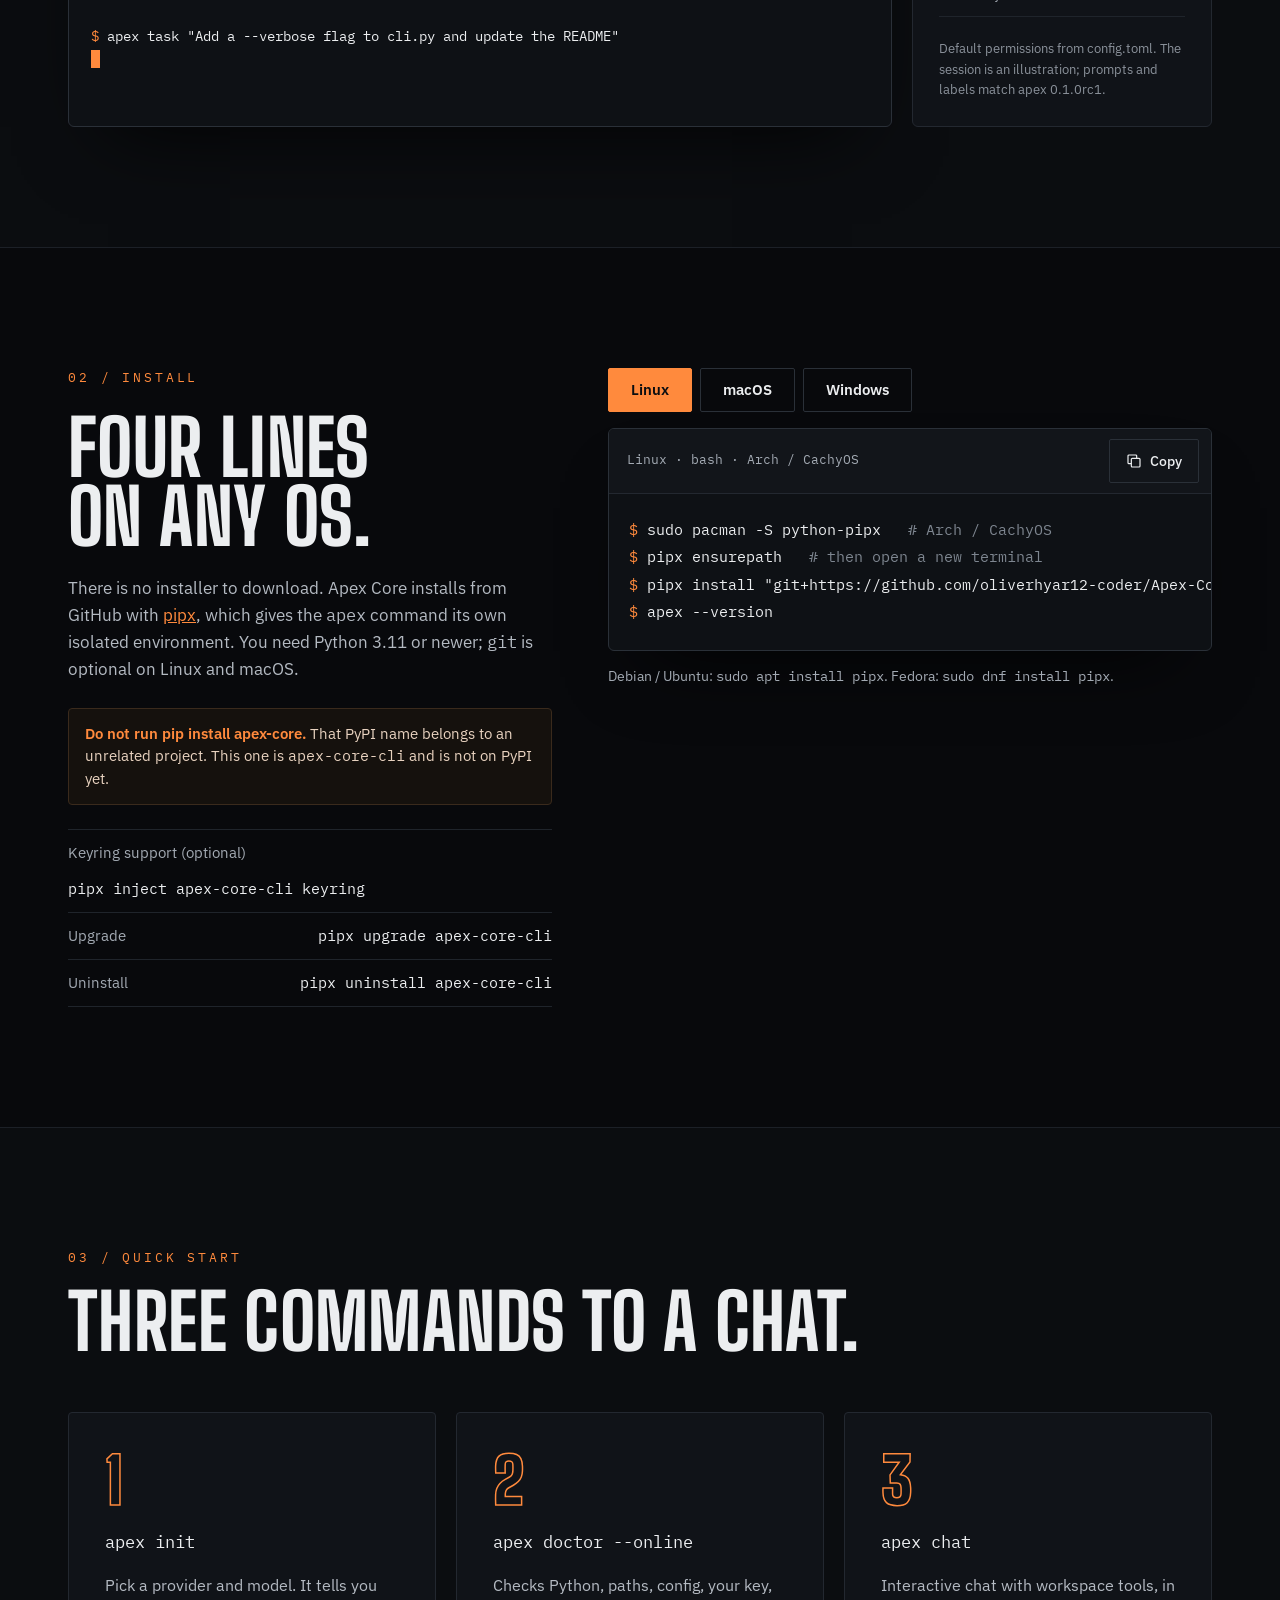
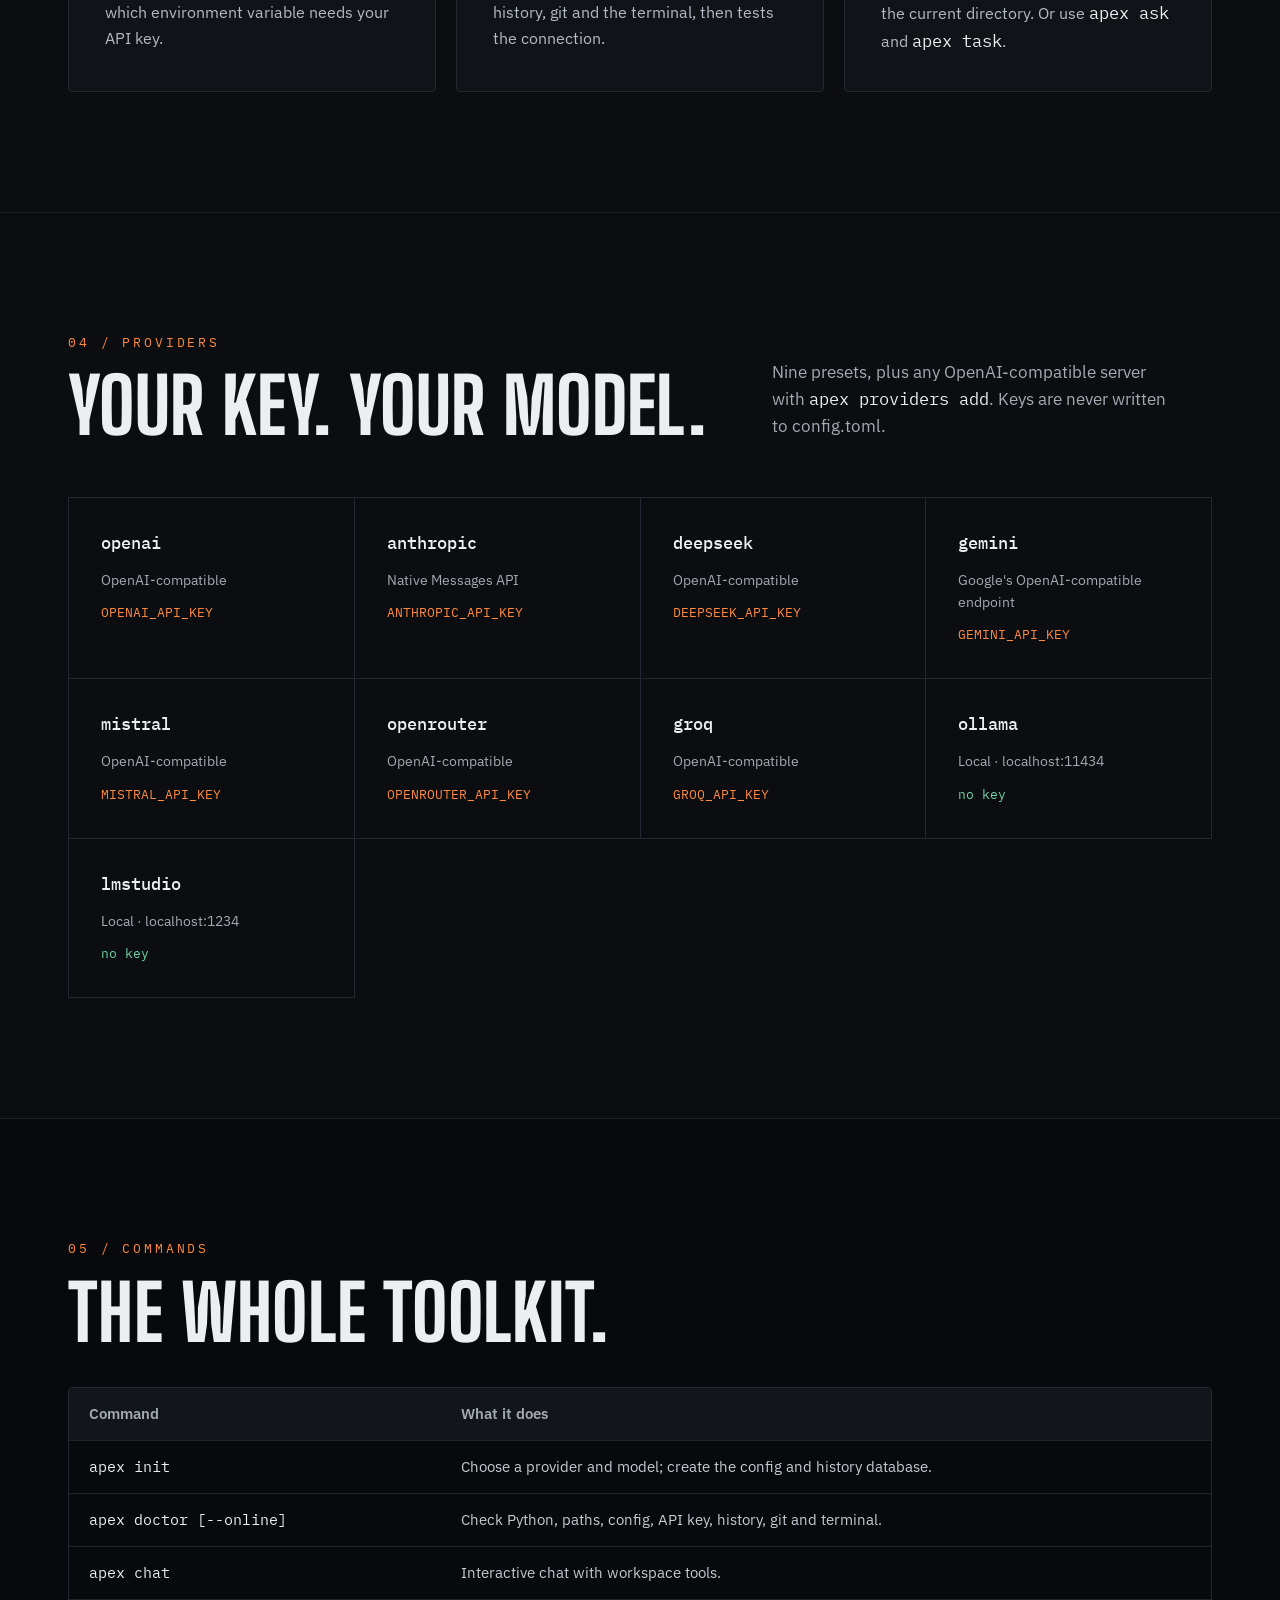
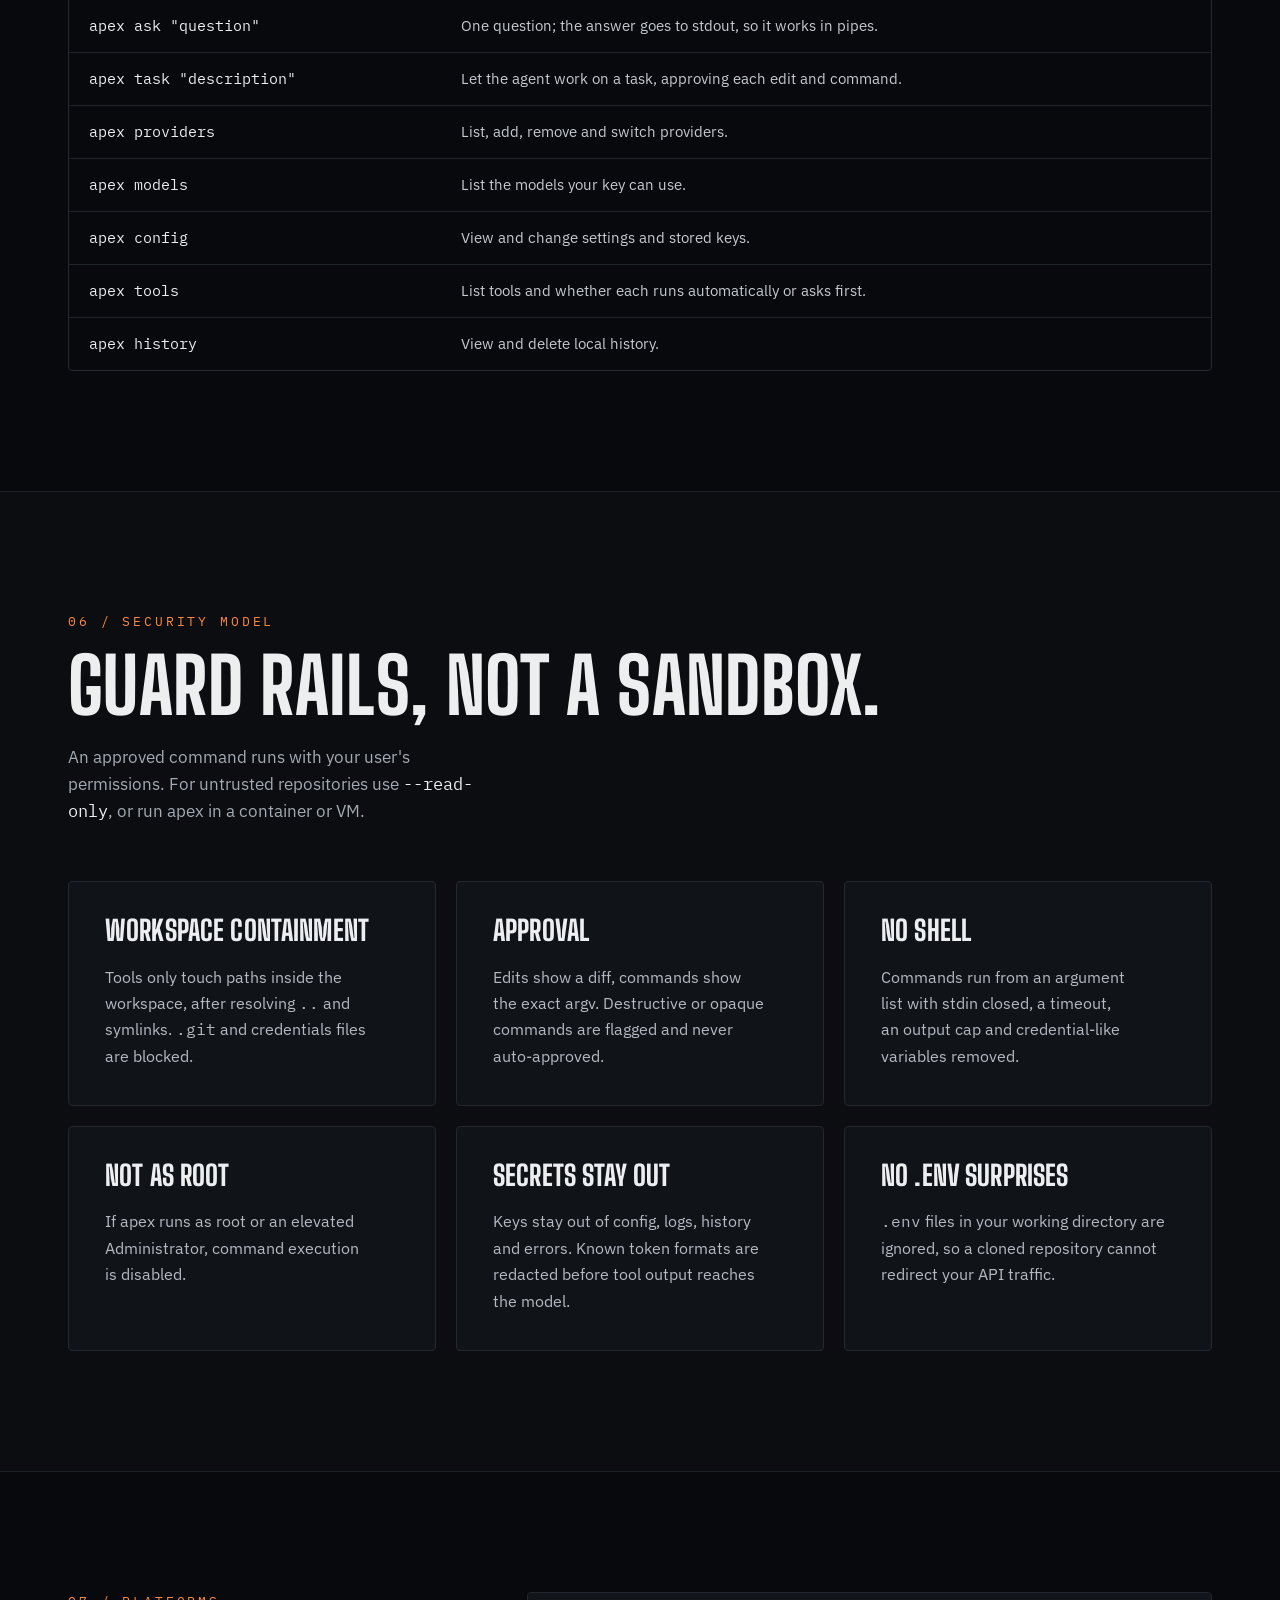
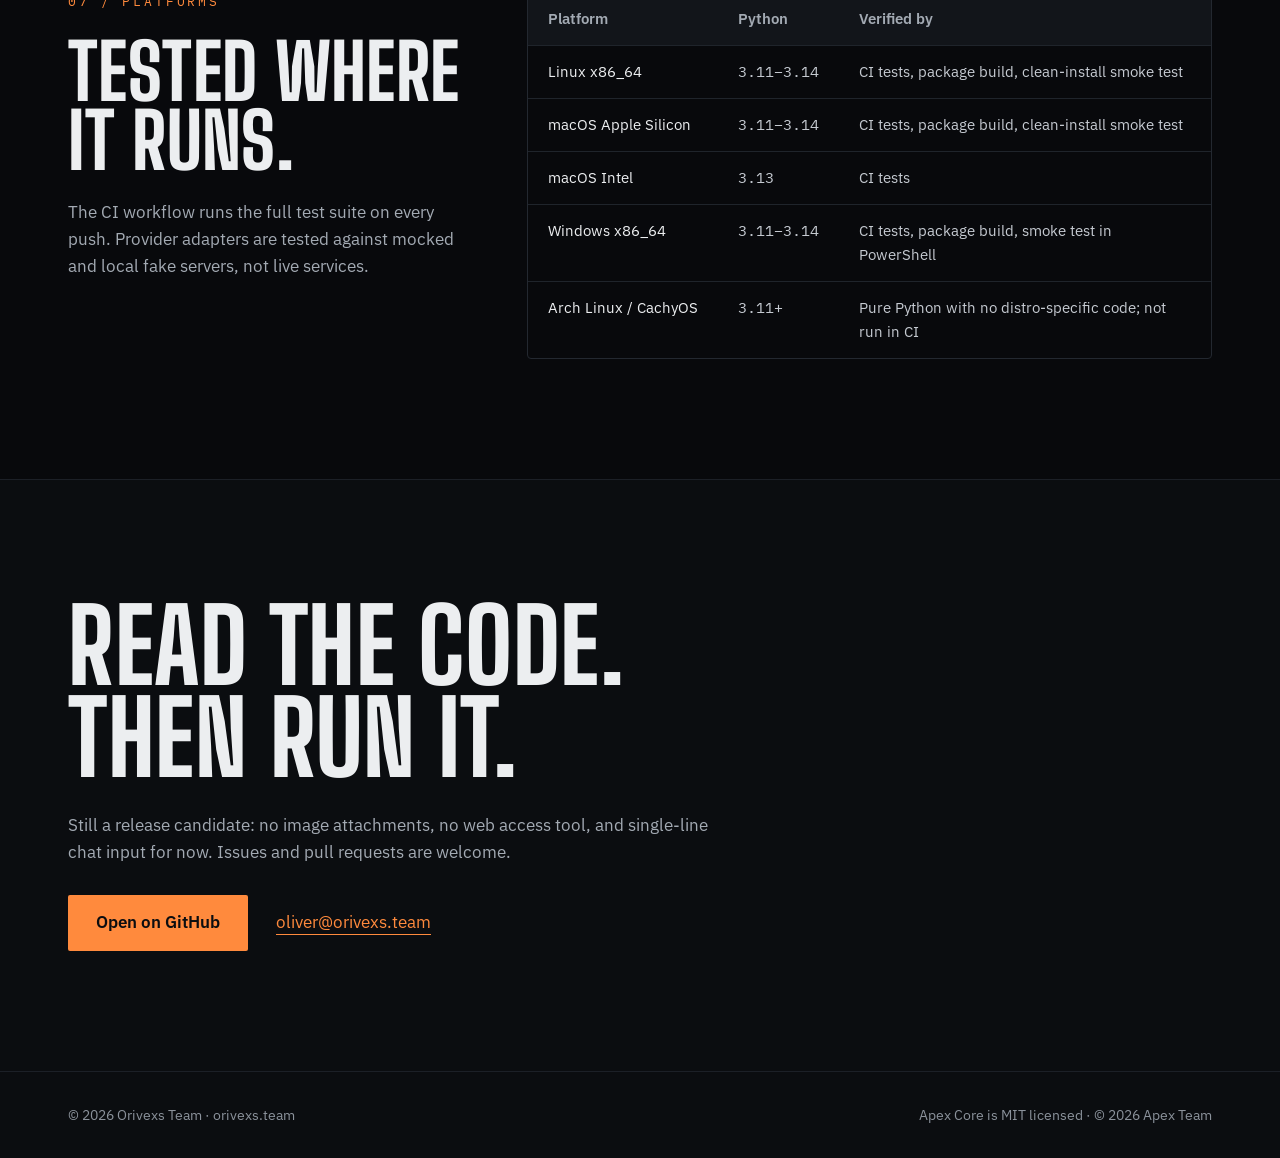
<file: site/apex-core/index.html>
<!doctype html>
<html lang="en" class="no-js">
<head>
<meta charset="utf-8">
<meta name="viewport" content="width=device-width, initial-scale=1">
<title>Apex Core — an open-source AI agent for your terminal · Orivexs Team</title>
<meta name="description" content="Apex Core is an open-source AI assistant and coding agent that runs entirely in your terminal. Bring your own API key or a local model. Install on Linux, macOS and Windows with pipx.">
<link rel="canonical" href="https://orivexs.team/apex-core/">
<meta name="theme-color" content="#0b0d10">
<meta property="og:type" content="website">
<meta property="og:site_name" content="Orivexs Team">
<meta property="og:title" content="Apex Core — an AI agent that lives in your terminal">
<meta property="og:description" content="Open source, MIT licensed. Bring your own API key or a local model. Every edit and command asks first.">
<meta property="og:url" content="https://orivexs.team/apex-core/">
<link rel="icon" href="../assets/favicon.svg" type="image/svg+xml">
<script>document.documentElement.className = "js";</script>
<link rel="preconnect" href="https://fonts.googleapis.com">
<link rel="preconnect" href="https://fonts.gstatic.com" crossorigin>
<link rel="stylesheet" href="https://fonts.googleapis.com/css2?family=Big+Shoulders+Display:wght@600;800;900&amp;family=IBM+Plex+Mono:wght@400;500&amp;family=IBM+Plex+Sans:wght@400;500;600&amp;display=swap">
<link rel="stylesheet" href="../assets/site.css">
<script src="../assets/site.js" defer></script>
</head>
<body>
<a class="skip" href="#main">Skip to content</a>

<header class="site-header">
  <nav class="wrap" aria-label="Main">
    <a class="brand" href="../" aria-label="Orivexs Team home">
      <svg width="30" height="30" viewBox="0 0 32 32" fill="none" aria-hidden="true"><circle cx="16" cy="17" r="11" stroke="#ff8a3d" stroke-width="2.5"/><path d="M16 2l5 8h-10z" fill="#ff8a3d"/></svg>
      <span class="brand-name">ORIVEXS</span>
      <span class="brand-team">TEAM</span>
    </a>
    <div class="nav-links">
      <a href="../projects/">Projects</a>
      <a href="./" aria-current="page">Apex Core</a>
      <a href="../about/">About</a>
      <a href="../">Home</a>
      <a href="https://github.com/oliverhyar12-coder/Apex-Core">GitHub</a>
      <a class="btn btn--sm" href="#install">Install</a>
    </div>
  </nav>
</header>

<main id="main">

  <section class="hero texture" aria-labelledby="ac-title">
    <div class="letterbox letterbox--top" aria-hidden="true"></div>
    <div class="letterbox letterbox--bottom" aria-hidden="true"></div>
    <div class="wrap">
      <p class="overline intro d1">Orivexs Team · Open source · MIT</p>
      <h1 id="ac-title" class="hero-title hero-title--product intro d2">Apex <span class="accent" style="display: inline">Core</span></h1>
      <p class="lede intro d3">An open-source AI assistant and coding agent that runs entirely in your terminal. Bring your own API key, or a local model, and type <code style="color: var(--text)">apex</code>.</p>
      <div class="actions intro d4">
        <a class="btn" href="#install">Install Apex Core
          <svg width="18" height="18" viewBox="0 0 24 24" fill="none" stroke="currentColor" stroke-width="2.2" aria-hidden="true"><path d="M12 4v12M6 10l6 6 6-6M4 20h16"/></svg>
        </a>
        <a class="link-plain" href="https://github.com/oliverhyar12-coder/Apex-Core">Source on GitHub</a>
      </div>
      <ul class="chips intro d5">
        <li class="is-accent">v0.1.0rc1 · release candidate</li>
        <li>Python 3.11+</li>
        <li>Linux · macOS · Windows</li>
        <li>MIT license</li>
        <li>No telemetry</li>
      </ul>
    </div>
  </section>

  <section class="section" aria-labelledby="session-title">
    <div class="wrap" style="gap: 40px">
      <div class="section-head reveal">
        <div>
          <p class="kicker">01 / A task, start to finish</p>
          <h2 id="session-title" class="h-xl">It asks before it acts.</h2>
        </div>
        <p class="body-muted">Reading inside the workspace is free. Every edit shows a diff, every command shows its exact arguments, and nothing runs until you answer.</p>
      </div>
      <div class="session reveal">
        <div class="term">
          <div class="term-bar"><span class="term-dots"><i></i><i></i><i></i><span>~/projects/my-cli — apex task</span></span></div>
          <div class="session-screen" data-session>
            <div class="session-out" aria-label="Example Apex Core task session">
              <div class="t-line"><span class="c-accent">$ </span>apex task "Add a --verbose flag to cli.py and update the README"</div>
              <div class="t-line"><span class="c-cyan">  -&gt; </span>read cli.py</div>
              <div class="t-line" data-kind="ok">     <span class="c-ok">ok</span></div>
              <div class="t-line"><span class="c-cyan">  -&gt; </span>read README.md</div>
              <div class="t-line" data-kind="ok">     <span class="c-ok">ok</span></div>
              <div class="t-line"><span class="c-cyan">  -&gt; </span>edit cli.py (+6 -1)</div>
              <div class="t-line c-warn">╭─ Approval required ───────────────────────────────╮</div>
              <div class="t-line c-warn">│ --- a/cli.py</div>
              <div class="t-line c-warn">│ +++ b/cli.py</div>
              <div class="t-line"><span class="c-warn">│ </span><span class="c-ok">+    parser.add_argument("--verbose", action="store_true")</span></div>
              <div class="t-line c-warn">╰───────────────────────────────────────────────────╯</div>
              <div class="t-line c-dim">[y]es / [N]o / [a]lways this session; or type a reason to deny with feedback.</div>
              <div class="t-line" data-kind="allow">Allow? y</div>
              <div class="t-line" data-kind="ok">     <span class="c-ok">ok</span></div>
              <div class="t-line"><span class="c-cyan">  -&gt; </span>edit README.md (+3 -0)</div>
              <div class="t-line" data-kind="allow">Allow? y</div>
              <div class="t-line" data-kind="ok">     <span class="c-ok">ok</span></div>
              <div class="t-line"><span class="c-cyan">  -&gt; </span>run python -m pytest -q</div>
              <div class="t-line" data-kind="allow">Allow? y</div>
              <div class="t-line" data-kind="ok">     <span class="c-ok">ok</span></div>
              <div class="t-line"> </div>
              <div class="t-line"><em>Actions</em></div>
              <div class="t-line c-dim">  #  tool         status  summary</div>
              <div class="t-line">  1  read_file    ok      read cli.py</div>
              <div class="t-line">  2  read_file    ok      read README.md</div>
              <div class="t-line">  3  edit_file    ok      edit cli.py (+6 -1)</div>
              <div class="t-line">  4  edit_file    ok      edit README.md (+3 -0)</div>
              <div class="t-line">  5  run_command  ok      run python -m pytest -q</div>
              <div><span class="caret" aria-hidden="true"></span></div>
            </div>
          </div>
        </div>
        <aside class="hud" aria-label="Session settings">
          <p class="hud-label">SESSION</p>
          <dl class="stat-pair">
            <div class="stat"><dt>tool calls</dt><dd class="accent" data-count="ok">5</dd></div>
            <div class="stat"><dt>approvals given</dt><dd data-count="allow">3</dd></div>
          </dl>
          <dl class="kv">
            <div><dt>read</dt><dd class="c-ok">allowed</dd></div>
            <div><dt>write</dt><dd class="c-warn">ask</dd></div>
            <div><dt>execute</dt><dd class="c-warn">ask</dd></div>
            <div><dt>agent.max_steps</dt><dd>12</dd></div>
            <div><dt>shell</dt><dd>none (argv only)</dd></div>
            <div><dt>history</dt><dd>local SQLite</dd></div>
            <div><dt>telemetry</dt><dd>none</dd></div>
          </dl>
          <p class="fine">Default permissions from config.toml. The session is an illustration; prompts and labels match apex 0.1.0rc1.</p>
        </aside>
      </div>
    </div>
  </section>

  <section id="install" class="section section--deep" aria-labelledby="install-title">
    <div class="wrap">
      <div class="split">
        <div class="reveal">
          <p class="kicker">02 / Install</p>
          <h2 id="install-title" class="h-xl">Four lines on any OS.</h2>
          <p style="color: var(--text-3)">There is no installer to download. Apex Core installs from GitHub with <a href="https://pipx.pypa.io">pipx</a>, which gives the <code>apex</code> command its own isolated environment. You need Python 3.11 or newer; <code>git</code> is optional on Linux and macOS.</p>
          <div class="callout" style="display: block">
            <strong>Do not run pip install apex-core.</strong> That PyPI name belongs to an unrelated project. This one is <code>apex-core-cli</code> and is not on PyPI yet.
          </div>
          <dl class="kv" style="font-size: 15px">
            <div><dt>Keyring support (optional)</dt><dd>pipx inject apex-core-cli keyring</dd></div>
            <div><dt>Upgrade</dt><dd>pipx upgrade apex-core-cli</dd></div>
            <div><dt>Uninstall</dt><dd>pipx uninstall apex-core-cli</dd></div>
          </dl>
        </div>

        <div class="split-wide reveal" style="gap: 16px">
          <div class="tablist" role="tablist" aria-label="Operating system" data-os-tabs>
            <button class="tab" type="button" role="tab" id="tab-linux" aria-controls="os-linux" aria-selected="true" data-os="linux">Linux</button>
            <button class="tab" type="button" role="tab" id="tab-macos" aria-controls="os-macos" aria-selected="false" data-os="macos">macOS</button>
            <button class="tab" type="button" role="tab" id="tab-windows" aria-controls="os-windows" aria-selected="false" data-os="windows">Windows</button>
          </div>

          <div id="os-linux" role="tabpanel" aria-labelledby="tab-linux">
            <div class="term">
              <div class="term-bar"><span>Linux · bash · Arch / CachyOS</span>
                <button class="copy" type="button" data-copy="cmd-linux" aria-label="Copy Linux install commands"><svg width="16" height="16" viewBox="0 0 24 24" fill="none" stroke="currentColor" stroke-width="1.8" aria-hidden="true"><rect x="8" y="8" width="13" height="13" rx="1.5"/><path d="M16 8V4.5A1.5 1.5 0 0 0 14.5 3h-10A1.5 1.5 0 0 0 3 4.5v10A1.5 1.5 0 0 0 4.5 16H8"/></svg><span data-copy-label aria-live="polite">Copy</span></button>
              </div>
              <div class="code" id="cmd-linux">
                <div class="code-line"><span class="prompt">$ </span><span class="cmd">sudo pacman -S python-pipx</span><span class="note">   # Arch / CachyOS</span></div>
                <div class="code-line"><span class="prompt">$ </span><span class="cmd">pipx ensurepath</span><span class="note">   # then open a new terminal</span></div>
                <div class="code-line"><span class="prompt">$ </span><span class="cmd">pipx install "git+https://github.com/oliverhyar12-coder/Apex-Core.git"</span></div>
                <div class="code-line"><span class="prompt">$ </span><span class="cmd">apex --version</span></div>
              </div>
            </div>
            <p class="os-note">Debian / Ubuntu: <code>sudo apt install pipx</code>. Fedora: <code>sudo dnf install pipx</code>.</p>
          </div>

          <div id="os-macos" role="tabpanel" aria-labelledby="tab-macos">
            <div class="term">
              <div class="term-bar"><span>macOS · zsh · Apple Silicon or Intel</span>
                <button class="copy" type="button" data-copy="cmd-macos" aria-label="Copy macOS install commands"><svg width="16" height="16" viewBox="0 0 24 24" fill="none" stroke="currentColor" stroke-width="1.8" aria-hidden="true"><rect x="8" y="8" width="13" height="13" rx="1.5"/><path d="M16 8V4.5A1.5 1.5 0 0 0 14.5 3h-10A1.5 1.5 0 0 0 3 4.5v10A1.5 1.5 0 0 0 4.5 16H8"/></svg><span data-copy-label aria-live="polite">Copy</span></button>
              </div>
              <div class="code" id="cmd-macos">
                <div class="code-line"><span class="prompt">$ </span><span class="cmd">python3 -m pip install --user pipx</span></div>
                <div class="code-line"><span class="prompt">$ </span><span class="cmd">python3 -m pipx ensurepath</span><span class="note">   # then open a new terminal</span></div>
                <div class="code-line"><span class="prompt">$ </span><span class="cmd">pipx install "git+https://github.com/oliverhyar12-coder/Apex-Core.git"</span></div>
                <div class="code-line"><span class="prompt">$ </span><span class="cmd">apex --version</span></div>
              </div>
            </div>
            <p class="os-note">With Homebrew you can run <code>brew install pipx</code> instead of the first line.</p>
          </div>

          <div id="os-windows" role="tabpanel" aria-labelledby="tab-windows">
            <div class="term">
              <div class="term-bar"><span>Windows · PowerShell · 10/11</span>
                <button class="copy" type="button" data-copy="cmd-windows" aria-label="Copy Windows install commands"><svg width="16" height="16" viewBox="0 0 24 24" fill="none" stroke="currentColor" stroke-width="1.8" aria-hidden="true"><rect x="8" y="8" width="13" height="13" rx="1.5"/><path d="M16 8V4.5A1.5 1.5 0 0 0 14.5 3h-10A1.5 1.5 0 0 0 3 4.5v10A1.5 1.5 0 0 0 4.5 16H8"/></svg><span data-copy-label aria-live="polite">Copy</span></button>
              </div>
              <div class="code" id="cmd-windows">
                <div class="code-line"><span class="prompt">PS&gt; </span><span class="cmd">py -m pip install --user pipx</span></div>
                <div class="code-line"><span class="prompt">PS&gt; </span><span class="cmd">py -m pipx ensurepath</span><span class="note">   # then open a new terminal</span></div>
                <div class="code-line"><span class="prompt">PS&gt; </span><span class="cmd">pipx install "git+https://github.com/oliverhyar12-coder/Apex-Core.git"</span></div>
                <div class="code-line"><span class="prompt">PS&gt; </span><span class="cmd">apex --version</span></div>
              </div>
            </div>
            <p class="os-note">Install Python 3.11+ from <a href="https://www.python.org/downloads/windows/">python.org</a> or the Microsoft Store, and git from <a href="https://git-scm.com/download/win">git-scm.com</a> (needed to install from GitHub). WSL is not required.</p>
          </div>
        </div>
      </div>
    </div>
  </section>

  <section class="section" aria-labelledby="qs-title">
    <div class="wrap">
      <div class="section-head reveal">
        <div>
          <p class="kicker">03 / Quick start</p>
          <h2 id="qs-title" class="h-xl">Three commands to a chat.</h2>
        </div>
      </div>
      <ol class="grid steps">
        <li class="card reveal">
          <span class="step-num" aria-hidden="true">1</span>
          <code>apex init</code>
          <p>Pick a provider and model. It tells you which environment variable needs your API key.</p>
        </li>
        <li class="card reveal">
          <span class="step-num" aria-hidden="true">2</span>
          <code>apex doctor --online</code>
          <p>Checks Python, paths, config, your key, history, git and the terminal, then tests the connection.</p>
        </li>
        <li class="card reveal">
          <span class="step-num" aria-hidden="true">3</span>
          <code>apex chat</code>
          <p>Interactive chat with workspace tools, in the current directory. Or use <code>apex ask</code> and <code>apex task</code>.</p>
        </li>
      </ol>
    </div>
  </section>

  <section class="section" aria-labelledby="prov-title">
    <div class="wrap">
      <div class="section-head reveal">
        <div>
          <p class="kicker">04 / Providers</p>
          <h2 id="prov-title" class="h-xl">Your key. Your model.</h2>
        </div>
        <p class="body-muted">Nine presets, plus any OpenAI-compatible server with <code style="color: var(--text)">apex providers add</code>. Keys are never written to config.toml.</p>
      </div>
      <div class="ruled providers reveal" style="--min: 260px">
        <div><strong>openai</strong><span>OpenAI-compatible</span><code>OPENAI_API_KEY</code></div>
        <div><strong>anthropic</strong><span>Native Messages API</span><code>ANTHROPIC_API_KEY</code></div>
        <div><strong>deepseek</strong><span>OpenAI-compatible</span><code>DEEPSEEK_API_KEY</code></div>
        <div><strong>gemini</strong><span>Google's OpenAI-compatible endpoint</span><code>GEMINI_API_KEY</code></div>
        <div><strong>mistral</strong><span>OpenAI-compatible</span><code>MISTRAL_API_KEY</code></div>
        <div><strong>openrouter</strong><span>OpenAI-compatible</span><code>OPENROUTER_API_KEY</code></div>
        <div><strong>groq</strong><span>OpenAI-compatible</span><code>GROQ_API_KEY</code></div>
        <div><strong>ollama</strong><span>Local · localhost:11434</span><code class="is-local">no key</code></div>
        <div><strong>lmstudio</strong><span>Local · localhost:1234</span><code class="is-local">no key</code></div>
      </div>
    </div>
  </section>

  <section class="section section--deep" aria-labelledby="cmd-title">
    <div class="wrap" style="gap: 40px">
      <div class="section-head reveal">
        <div>
          <p class="kicker">05 / Commands</p>
          <h2 id="cmd-title" class="h-xl">The whole toolkit.</h2>
        </div>
      </div>
      <div class="table-box reveal">
        <table>
          <thead><tr><th scope="col">Command</th><th scope="col">What it does</th></tr></thead>
          <tbody>
            <tr><td><code>apex init</code></td><td>Choose a provider and model; create the config and history database.</td></tr>
            <tr><td><code>apex doctor [--online]</code></td><td>Check Python, paths, config, API key, history, git and terminal.</td></tr>
            <tr><td><code>apex chat</code></td><td>Interactive chat with workspace tools.</td></tr>
            <tr><td><code>apex ask "question"</code></td><td>One question; the answer goes to stdout, so it works in pipes.</td></tr>
            <tr><td><code>apex task "description"</code></td><td>Let the agent work on a task, approving each edit and command.</td></tr>
            <tr><td><code>apex providers</code></td><td>List, add, remove and switch providers.</td></tr>
            <tr><td><code>apex models</code></td><td>List the models your key can use.</td></tr>
            <tr><td><code>apex config</code></td><td>View and change settings and stored keys.</td></tr>
            <tr><td><code>apex tools</code></td><td>List tools and whether each runs automatically or asks first.</td></tr>
            <tr><td><code>apex history</code></td><td>View and delete local history.</td></tr>
          </tbody>
        </table>
      </div>
    </div>
  </section>

  <section class="section" aria-labelledby="sec-title">
    <div class="wrap">
      <div class="section-head reveal">
        <div>
          <p class="kicker">06 / Security model</p>
          <h2 id="sec-title" class="h-xl">Guard rails, not a sandbox.</h2>
        </div>
        <p class="body-muted">An approved command runs with your user's permissions. For untrusted repositories use <code style="color: var(--text)">--read-only</code>, or run apex in a container or VM.</p>
      </div>
      <div class="grid" style="--min: 360px">
        <div class="card reveal"><h3 style="font-size: 28px">Workspace containment</h3><p>Tools only touch paths inside the workspace, after resolving <code>..</code> and symlinks. <code>.git</code> and credentials files are blocked.</p></div>
        <div class="card reveal"><h3 style="font-size: 28px">Approval</h3><p>Edits show a diff, commands show the exact argv. Destructive or opaque commands are flagged and never auto-approved.</p></div>
        <div class="card reveal"><h3 style="font-size: 28px">No shell</h3><p>Commands run from an argument list with stdin closed, a timeout, an output cap and credential-like variables removed.</p></div>
        <div class="card reveal"><h3 style="font-size: 28px">Not as root</h3><p>If apex runs as root or an elevated Administrator, command execution is disabled.</p></div>
        <div class="card reveal"><h3 style="font-size: 28px">Secrets stay out</h3><p>Keys stay out of config, logs, history and errors. Known token formats are redacted before tool output reaches the model.</p></div>
        <div class="card reveal"><h3 style="font-size: 28px">No .env surprises</h3><p><code>.env</code> files in your working directory are ignored, so a cloned repository cannot redirect your API traffic.</p></div>
      </div>
    </div>
  </section>

  <section class="section section--deep" aria-labelledby="plat-title">
    <div class="wrap">
      <div class="split">
        <div class="reveal" style="flex: 1 1 340px">
          <p class="kicker">07 / Platforms</p>
          <h2 id="plat-title" class="h-xl">Tested where it runs.</h2>
          <p style="color: var(--muted)">The CI workflow runs the full test suite on every push. Provider adapters are tested against mocked and local fake servers, not live services.</p>
        </div>
        <div class="split-wide reveal" style="flex: 2 1 560px">
          <div class="table-box">
            <table>
              <thead><tr><th scope="col">Platform</th><th scope="col">Python</th><th scope="col">Verified by</th></tr></thead>
              <tbody>
                <tr><td>Linux x86_64</td><td class="mono">3.11–3.14</td><td>CI tests, package build, clean-install smoke test</td></tr>
                <tr><td>macOS Apple Silicon</td><td class="mono">3.11–3.14</td><td>CI tests, package build, clean-install smoke test</td></tr>
                <tr><td>macOS Intel</td><td class="mono">3.13</td><td>CI tests</td></tr>
                <tr><td>Windows x86_64</td><td class="mono">3.11–3.14</td><td>CI tests, package build, smoke test in PowerShell</td></tr>
                <tr><td>Arch Linux / CachyOS</td><td class="mono">3.11+</td><td>Pure Python with no distro-specific code; not run in CI</td></tr>
              </tbody>
            </table>
          </div>
        </div>
      </div>
    </div>
  </section>

  <section class="section" aria-labelledby="cta-title">
    <div class="wrap" style="gap: 28px; align-items: flex-start">
      <h2 id="cta-title" class="reveal" style="font-size: clamp(56px, 8vw, 128px); max-width: 14ch">Read the code. Then run it.</h2>
      <p class="reveal" style="max-width: 640px; color: var(--muted)">Still a release candidate: no image attachments, no web access tool, and single-line chat input for now. Issues and pull requests are welcome.</p>
      <div class="actions reveal">
        <a class="btn" href="https://github.com/oliverhyar12-coder/Apex-Core">Open on GitHub</a>
        <a class="link-plain" href="mailto:oliver@orivexs.team" style="color: var(--accent)">oliver@orivexs.team</a>
      </div>
    </div>
  </section>

</main>

<footer class="site-footer">
  <div class="wrap">
    <span>© 2026 Orivexs Team · orivexs.team</span>
    <span>Apex Core is MIT licensed · © 2026 Apex Team</span>
  </div>
</footer>
</body>
</html>
</file>
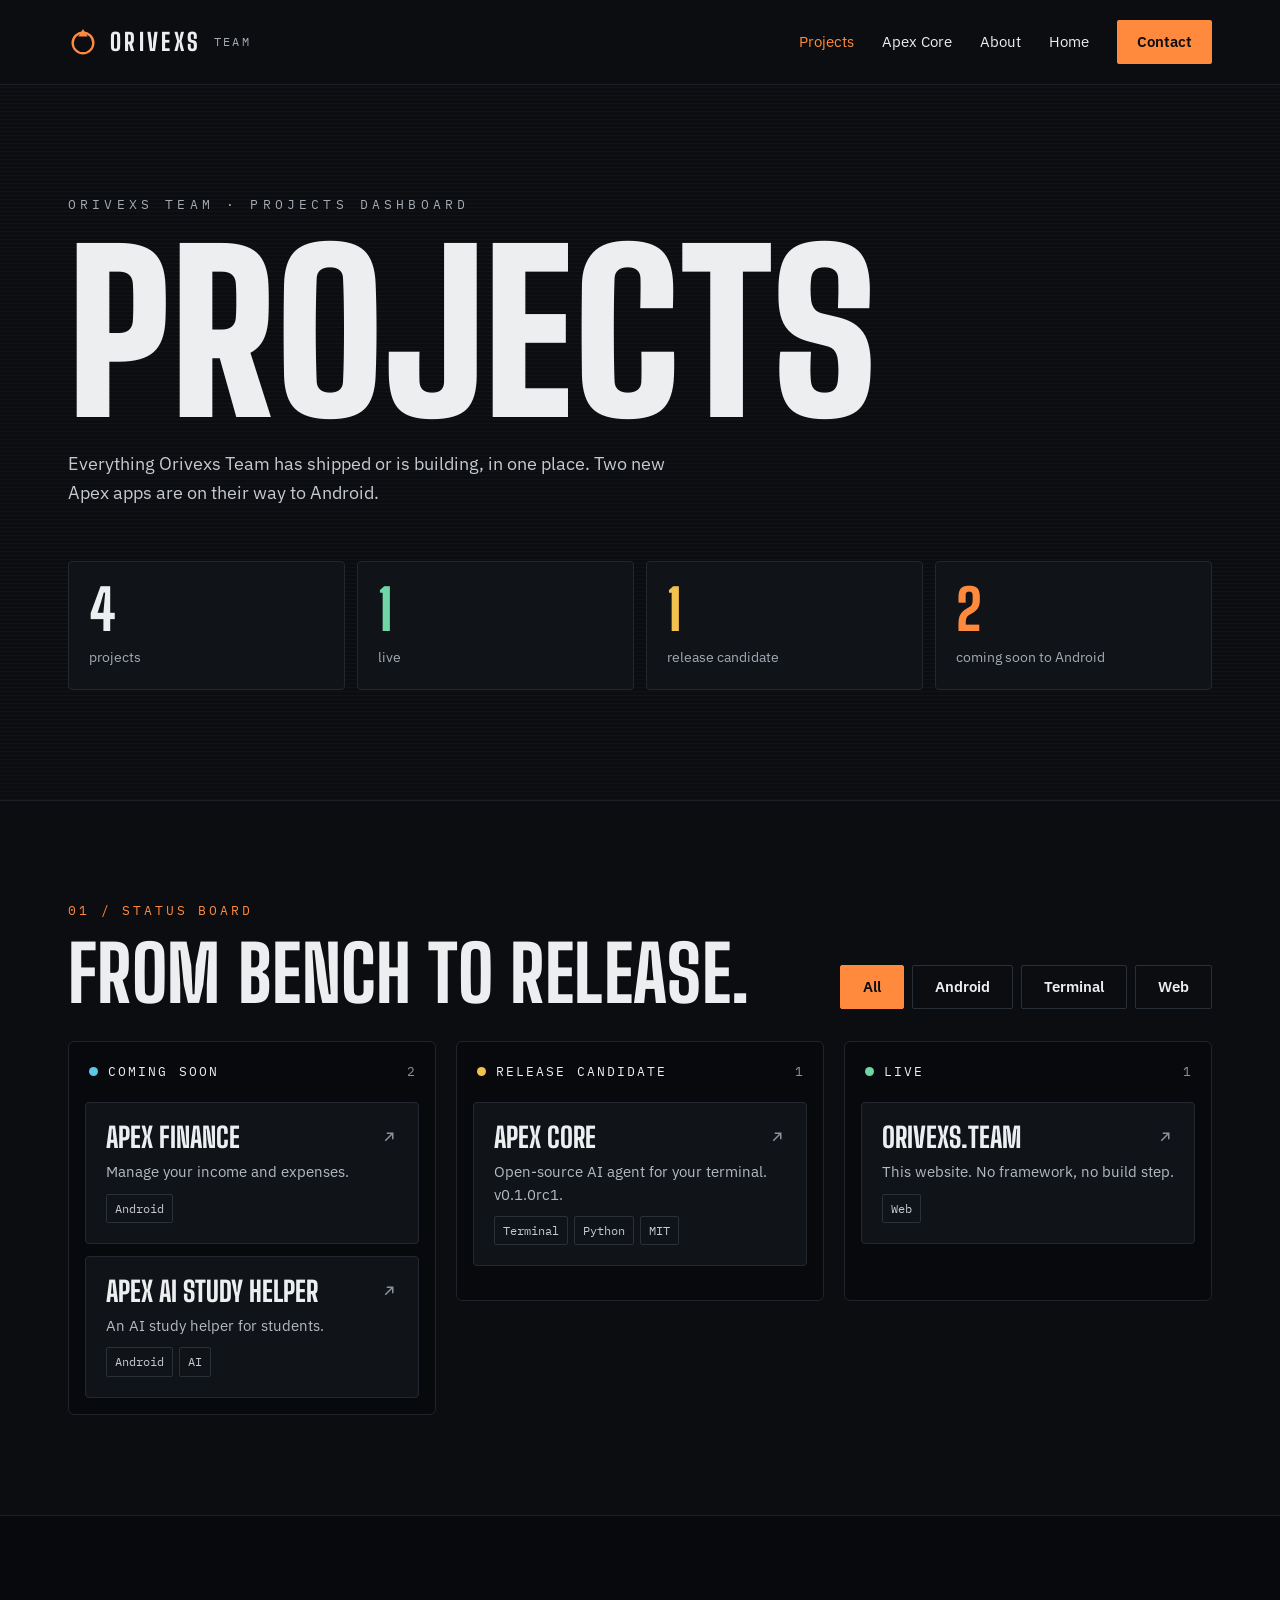
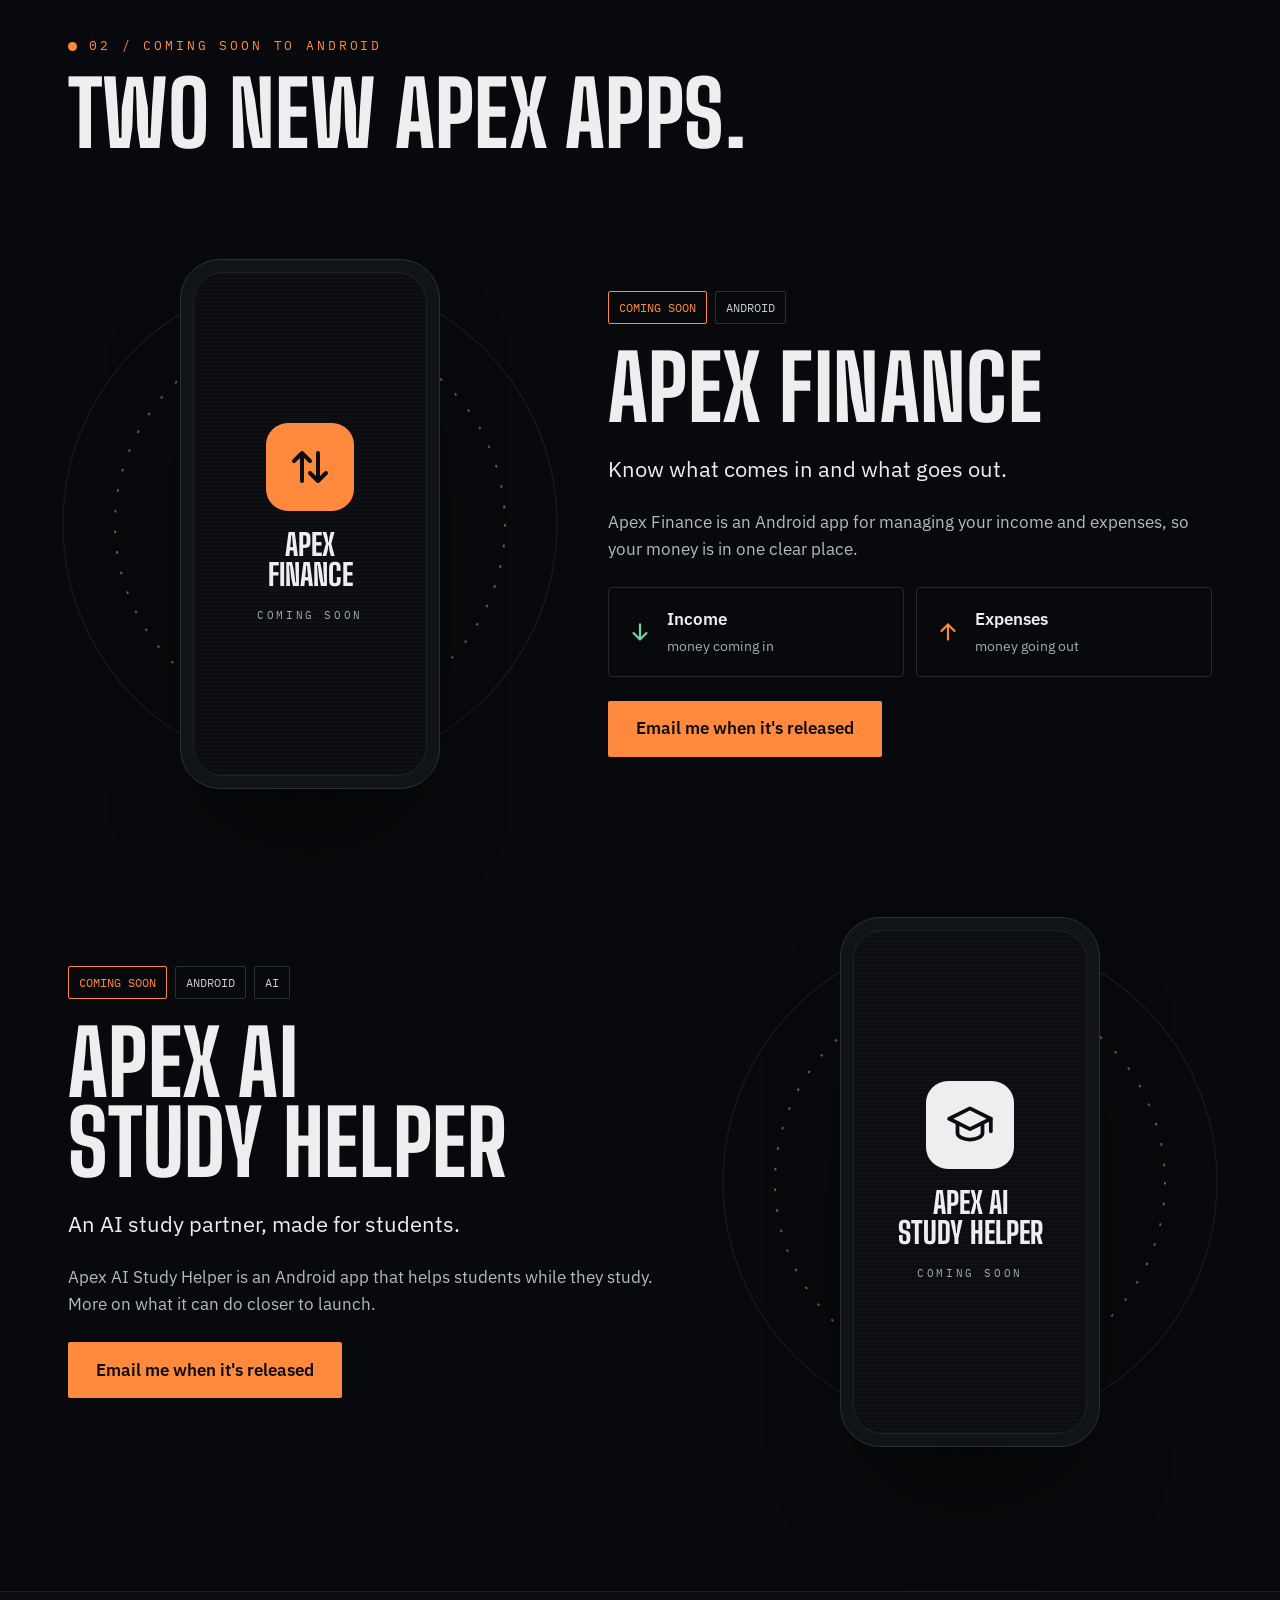
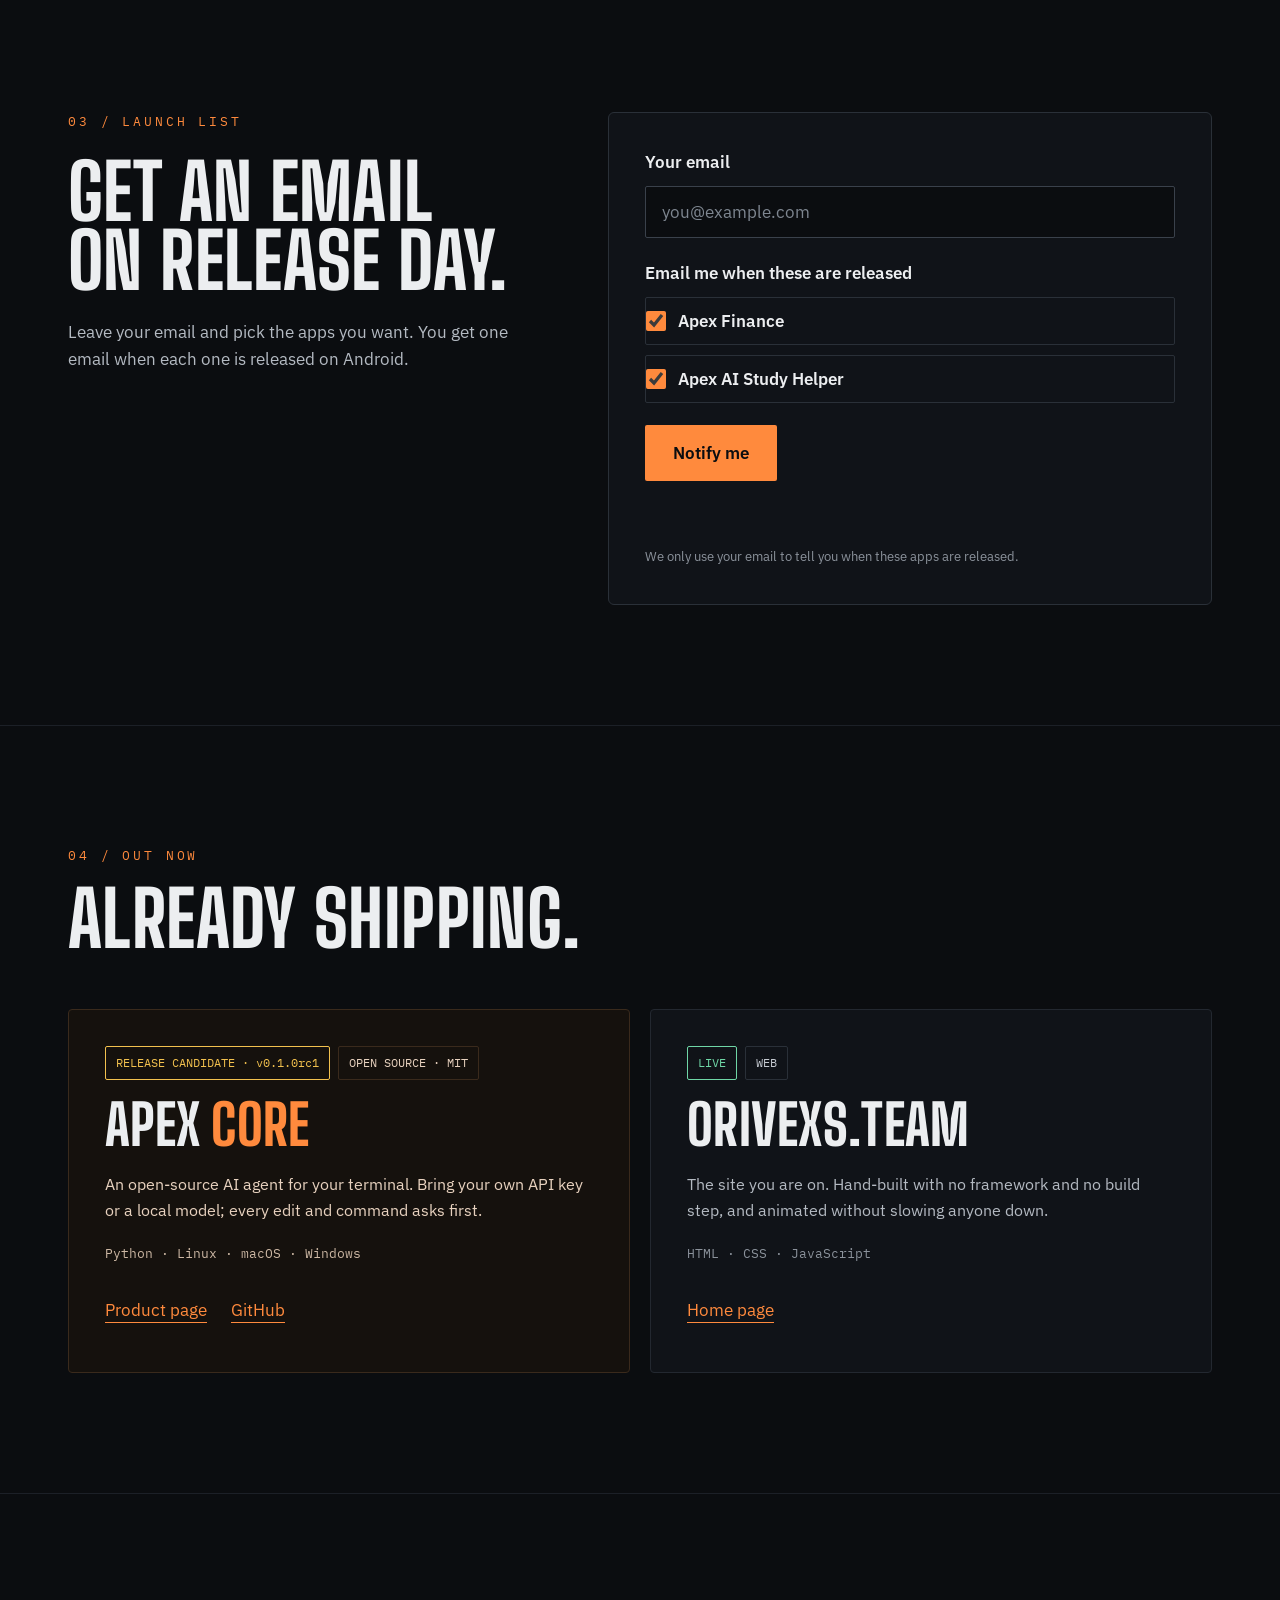
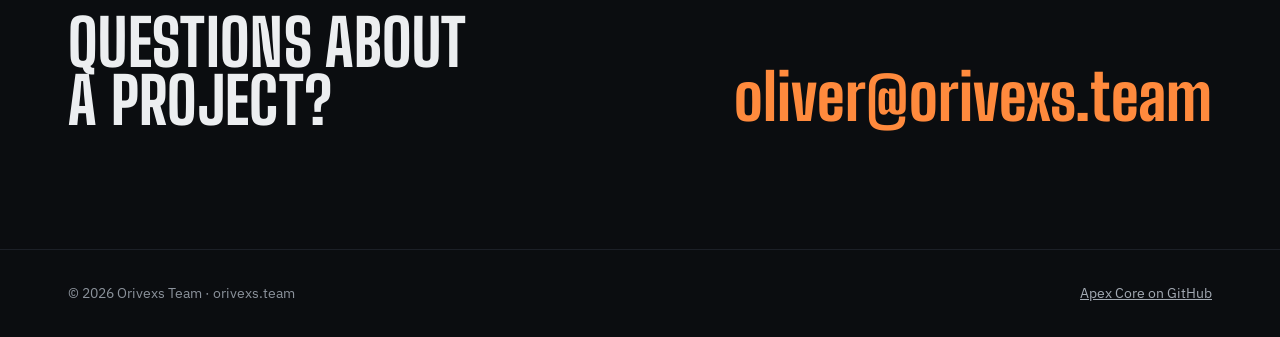
<file: site/projects/index.html>
<!doctype html>
<html lang="en" class="no-js">
<head>
<meta charset="utf-8">
<meta name="viewport" content="width=device-width, initial-scale=1">
<title>Projects — Apex Core, Apex Finance and Apex AI Study Helper · Orivexs Team</title>
<meta name="description" content="Everything Orivexs Team has shipped or is building: Apex Core, the orivexs.team website, and two Android apps coming soon, Apex Finance and Apex AI Study Helper.">
<link rel="canonical" href="https://orivexs.team/projects/">
<meta name="theme-color" content="#0b0d10">
<meta property="og:type" content="website">
<meta property="og:site_name" content="Orivexs Team">
<meta property="og:title" content="Orivexs Team projects">
<meta property="og:description" content="Apex Core is out now. Apex Finance and Apex AI Study Helper are coming soon to Android.">
<meta property="og:url" content="https://orivexs.team/projects/">
<link rel="icon" href="../assets/favicon.svg" type="image/svg+xml">
<script>document.documentElement.className = "js";</script>
<link rel="preconnect" href="https://fonts.googleapis.com">
<link rel="preconnect" href="https://fonts.gstatic.com" crossorigin>
<link rel="stylesheet" href="https://fonts.googleapis.com/css2?family=Big+Shoulders+Display:wght@600;800;900&amp;family=IBM+Plex+Mono:wght@400;500&amp;family=IBM+Plex+Sans:wght@400;500;600&amp;display=swap">
<link rel="stylesheet" href="../assets/site.css">
<script src="../assets/site.js" defer></script>
</head>
<body>
<a class="skip" href="#main">Skip to content</a>

<header class="site-header">
  <nav class="wrap" aria-label="Main">
    <a class="brand" href="../" aria-label="Orivexs Team home">
      <svg width="30" height="30" viewBox="0 0 32 32" fill="none" aria-hidden="true"><circle cx="16" cy="17" r="11" stroke="#ff8a3d" stroke-width="2.5"/><path d="M16 2l5 8h-10z" fill="#ff8a3d"/></svg>
      <span class="brand-name">ORIVEXS</span>
      <span class="brand-team">TEAM</span>
    </a>
    <div class="nav-links">
      <a href="./" aria-current="page">Projects</a>
      <a href="../apex-core/">Apex Core</a>
      <a href="../about/">About</a>
      <a href="../">Home</a>
      <a class="btn btn--sm" href="mailto:oliver@orivexs.team">Contact</a>
    </div>
  </nav>
</header>

<main id="main">

  <section class="hero texture" aria-labelledby="pj-title" style="border-bottom: 1px solid var(--line-soft)">
    <div class="letterbox letterbox--top" aria-hidden="true"></div>
    <div class="letterbox letterbox--bottom" aria-hidden="true"></div>
    <div class="wrap">
      <p class="overline intro d1">Orivexs Team · Projects dashboard</p>
      <h1 id="pj-title" class="hero-title hero-title--product intro d2">Projects</h1>
      <p class="lede intro d3">Everything Orivexs Team has shipped or is building, in one place. Two new Apex apps are on their way to Android.</p>
      <dl class="stats intro d4">
        <div class="stat"><dt>projects</dt><dd>4</dd></div>
        <div class="stat"><dt>live</dt><dd class="c-ok">1</dd></div>
        <div class="stat"><dt>release candidate</dt><dd class="c-warn">1</dd></div>
        <div class="stat"><dt>coming soon to Android</dt><dd class="accent">2</dd></div>
      </dl>
    </div>
  </section>

  <section aria-labelledby="board-title">
    <div class="wrap" style="padding-block: clamp(80px, 10vw, 100px); display: flex; flex-direction: column; gap: 32px">
      <div class="section-head reveal">
        <div>
          <p class="kicker">01 / Status board</p>
          <h2 id="board-title" class="h-xl">From bench to release.</h2>
        </div>
        <div class="tablist filters" role="group" aria-label="Filter by platform" data-board-filter="board">
          <button class="tab" type="button" data-filter="all" aria-pressed="true">All</button>
          <button class="tab" type="button" data-filter="android" aria-pressed="false">Android</button>
          <button class="tab" type="button" data-filter="terminal" aria-pressed="false">Terminal</button>
          <button class="tab" type="button" data-filter="web" aria-pressed="false">Web</button>
        </div>
      </div>
      <div class="board reveal" id="board">
        <div class="board-col">
          <div class="board-head"><h3><span class="dot dot--soon" aria-hidden="true"></span>Coming soon</h3><span data-col-count>2</span></div>
          <a class="board-card" href="#finance" data-platform="android">
            <span class="title">Apex Finance<svg width="18" height="18" viewBox="0 0 24 24" fill="none" stroke="#8b929b" stroke-width="2" aria-hidden="true"><path d="M7 17L17 7M9 7h8v8"/></svg></span>
            <span class="line">Manage your income and expenses.</span>
            <span class="tag-list"><span>Android</span></span>
          </a>
          <a class="board-card" href="#study" data-platform="android">
            <span class="title">Apex AI Study Helper<svg width="18" height="18" viewBox="0 0 24 24" fill="none" stroke="#8b929b" stroke-width="2" aria-hidden="true"><path d="M7 17L17 7M9 7h8v8"/></svg></span>
            <span class="line">An AI study helper for students.</span>
            <span class="tag-list"><span>Android</span><span>AI</span></span>
          </a>
          <p class="board-empty" hidden>Nothing here for this filter.</p>
        </div>
        <div class="board-col">
          <div class="board-head"><h3><span class="dot dot--rc" aria-hidden="true"></span>Release candidate</h3><span data-col-count>1</span></div>
          <a class="board-card" href="../apex-core/" data-platform="terminal">
            <span class="title">Apex Core<svg width="18" height="18" viewBox="0 0 24 24" fill="none" stroke="#8b929b" stroke-width="2" aria-hidden="true"><path d="M7 17L17 7M9 7h8v8"/></svg></span>
            <span class="line">Open-source AI agent for your terminal. v0.1.0rc1.</span>
            <span class="tag-list"><span>Terminal</span><span>Python</span><span>MIT</span></span>
          </a>
          <p class="board-empty" hidden>Nothing here for this filter.</p>
        </div>
        <div class="board-col">
          <div class="board-head"><h3><span class="dot dot--live" aria-hidden="true"></span>Live</h3><span data-col-count>1</span></div>
          <a class="board-card" href="../" data-platform="web">
            <span class="title">orivexs.team<svg width="18" height="18" viewBox="0 0 24 24" fill="none" stroke="#8b929b" stroke-width="2" aria-hidden="true"><path d="M7 17L17 7M9 7h8v8"/></svg></span>
            <span class="line">This website. No framework, no build step.</span>
            <span class="tag-list"><span>Web</span></span>
          </a>
          <p class="board-empty" hidden>Nothing here for this filter.</p>
        </div>
      </div>
    </div>
  </section>

  <section class="section section--deep" aria-labelledby="soon-title">
    <div class="wrap" style="gap: 80px">
      <div class="reveal" style="display: flex; flex-direction: column; gap: 18px">
        <p class="kicker" style="display: flex; align-items: center; gap: 12px"><span class="rec-dot" aria-hidden="true"></span>02 / Coming soon to Android</p>
        <h2 id="soon-title" style="font-size: clamp(56px, 7vw, 112px)">Two new Apex apps.</h2>
      </div>

      <article id="finance" class="spotlight" aria-labelledby="fin-title">
        <div class="stage reveal">
          <svg class="stage-ring" viewBox="0 0 400 400" fill="none" aria-hidden="true"><circle cx="200" cy="200" r="190" stroke="#232830"/><circle cx="200" cy="200" r="150" stroke="#ff8a3d" stroke-width="1.5" stroke-dasharray="2 14"/></svg>
          <div class="phone" role="img" aria-label="Apex Finance app icon on a phone, coming soon">
            <div class="phone-screen texture">
              <div class="app-icon"><svg width="48" height="48" viewBox="0 0 24 24" fill="none" stroke="#0b0d10" stroke-width="2" stroke-linecap="round" stroke-linejoin="round" aria-hidden="true"><path d="M4 9l4-4 4 4M8 5v14"/><path d="M20 15l-4 4-4-4M16 19V5"/></svg></div>
              <p class="app-name">Apex<br>Finance</p>
              <p class="app-soon">COMING SOON</p>
            </div>
          </div>
        </div>
        <div class="spotlight-copy reveal">
          <p class="pills"><span class="is-accent">COMING SOON</span><span>ANDROID</span></p>
          <h3 id="fin-title">Apex Finance</h3>
          <p class="tagline">Know what comes in and what goes out.</p>
          <p class="desc">Apex Finance is an Android app for managing your income and expenses, so your money is in one clear place.</p>
          <dl class="flow">
            <div>
              <svg width="26" height="26" viewBox="0 0 24 24" fill="none" stroke="#6fd6a6" stroke-width="2" stroke-linecap="round" stroke-linejoin="round" aria-hidden="true"><path d="M12 5v14M6 13l6 6 6-6"/></svg>
              <div><dt>Income</dt><dd>money coming in</dd></div>
            </div>
            <div>
              <svg width="26" height="26" viewBox="0 0 24 24" fill="none" stroke="#ff8a3d" stroke-width="2" stroke-linecap="round" stroke-linejoin="round" aria-hidden="true"><path d="M12 19V5M6 11l6-6 6 6"/></svg>
              <div><dt>Expenses</dt><dd>money going out</dd></div>
            </div>
          </dl>
          <a class="btn" href="#notify" data-notify-app="finance">Email me when it's released</a>
        </div>
      </article>

      <article id="study" class="spotlight spotlight--flip" aria-labelledby="study-title">
        <div class="spotlight-copy reveal">
          <p class="pills"><span class="is-accent">COMING SOON</span><span>ANDROID</span><span>AI</span></p>
          <h3 id="study-title">Apex AI Study Helper</h3>
          <p class="tagline">An AI study partner, made for students.</p>
          <p class="desc">Apex AI Study Helper is an Android app that helps students while they study. More on what it can do closer to launch.</p>
          <a class="btn" href="#notify" data-notify-app="study">Email me when it's released</a>
        </div>
        <div class="stage reveal">
          <svg class="stage-ring" viewBox="0 0 400 400" fill="none" aria-hidden="true"><circle cx="200" cy="200" r="190" stroke="#232830"/><circle cx="200" cy="200" r="150" stroke="#ff8a3d" stroke-width="1.5" stroke-dasharray="2 14"/></svg>
          <div class="phone" role="img" aria-label="Apex AI Study Helper app icon on a phone, coming soon">
            <div class="phone-screen texture">
              <div class="app-icon app-icon--light"><svg width="50" height="50" viewBox="0 0 24 24" fill="none" stroke="#0b0d10" stroke-width="1.8" stroke-linecap="round" stroke-linejoin="round" aria-hidden="true"><path d="M2 9l10-5 10 5-10 5z"/><path d="M6 11v5c0 1.5 2.7 3 6 3s6-1.5 6-3v-5"/><path d="M22 9v6"/></svg></div>
              <p class="app-name">Apex AI<br>Study Helper</p>
              <p class="app-soon">COMING SOON</p>
            </div>
          </div>
        </div>
      </article>
    </div>
  </section>

  <section id="notify" class="section" aria-labelledby="notify-title">
    <div class="wrap">
      <div class="split" style="align-items: flex-start">
        <div class="reveal">
          <p class="kicker">03 / Launch list</p>
          <h2 id="notify-title" class="h-xl">Get an email on release day.</h2>
          <p style="color: var(--text-3)">Leave your email and pick the apps you want. You get one email when each one is released on Android.</p>
        </div>
        <div class="split-wide reveal">
          <!-- Paste your Formspree form ID in place of YOUR_FORM_ID (see site/README.md). -->
          <form class="notify-form" action="https://formspree.io/f/YOUR_FORM_ID" method="POST" data-notify-form novalidate>
            <div class="field">
              <label for="notify-email">Your email</label>
              <input id="notify-email" name="email" type="email" autocomplete="email" placeholder="you@example.com" required>
            </div>
            <fieldset class="field">
              <legend>Email me when these are released</legend>
              <label class="check"><input type="checkbox" name="apps" value="Apex Finance" data-app="finance" checked><span>Apex Finance</span></label>
              <label class="check"><input type="checkbox" name="apps" value="Apex AI Study Helper" data-app="study" checked><span>Apex AI Study Helper</span></label>
            </fieldset>
            <input type="hidden" name="_subject" value="Launch list sign-up from orivexs.team">
            <div class="hp" aria-hidden="true"><label for="notify-website">Leave this empty</label><input id="notify-website" type="text" name="_gotcha" tabindex="-1" autocomplete="off"></div>
            <button class="btn" type="submit">Notify me</button>
            <p class="notify-status" role="status" aria-live="polite"></p>
            <p class="fine">We only use your email to tell you when these apps are released.</p>
          </form>
          <div class="notify-done" hidden tabindex="-1">
            <svg width="40" height="40" viewBox="0 0 24 24" fill="none" stroke="#6fd6a6" stroke-width="2" stroke-linecap="round" stroke-linejoin="round" aria-hidden="true"><circle cx="12" cy="12" r="10"/><path d="M7.5 12.5l3 3 6-6.5"/></svg>
            <p class="notify-done-title">You're on the list.</p>
            <p class="notify-done-text"></p>
            <button class="tab" type="button" data-notify-again>Add another email</button>
          </div>
        </div>
      </div>
    </div>
  </section>

  <section class="section" aria-labelledby="shipped-title">
    <div class="wrap">
      <div class="section-head reveal">
        <div>
          <p class="kicker">04 / Out now</p>
          <h2 id="shipped-title" class="h-xl">Already shipping.</h2>
        </div>
      </div>
      <div class="grid" style="--min: 420px">
        <article class="card card--warm reveal">
          <p class="pills"><span class="is-rc">RELEASE CANDIDATE · v0.1.0rc1</span><span class="is-warm">OPEN SOURCE · MIT</span></p>
          <h3 style="font-size: 56px">Apex <span class="accent">Core</span></h3>
          <p>An open-source AI agent for your terminal. Bring your own API key or a local model; every edit and command asks first.</p>
          <p class="mono" style="font-size: 13px; color: #cdb8a4">Python · Linux · macOS · Windows</p>
          <div class="actions" style="margin-top: auto; gap: 8px 24px">
            <a class="link-arrow" href="../apex-core/">Product page</a>
            <a class="link-arrow" href="https://github.com/oliverhyar12-coder/Apex-Core">GitHub</a>
          </div>
        </article>
        <article class="card reveal">
          <p class="pills"><span class="is-live">LIVE</span><span>WEB</span></p>
          <h3 style="font-size: 56px">orivexs.team</h3>
          <p>The site you are on. Hand-built with no framework and no build step, and animated without slowing anyone down.</p>
          <p class="mono" style="font-size: 13px; color: var(--faint)">HTML · CSS · JavaScript</p>
          <div class="actions" style="margin-top: auto">
            <a class="link-arrow" href="../">Home page</a>
          </div>
        </article>
      </div>
    </div>
  </section>

  <section class="section" aria-labelledby="pj-contact">
    <div class="wrap" style="flex-direction: row; flex-wrap: wrap; align-items: end; justify-content: space-between; gap: 24px">
      <h2 id="pj-contact" class="reveal" style="font-size: clamp(44px, 5vw, 72px); max-width: 14ch">Questions about a project?</h2>
      <a class="mail-big reveal" href="mailto:oliver@orivexs.team" style="font-size: clamp(32px, 5vw, 72px)">oliver@orivexs.team</a>
    </div>
  </section>

</main>

<footer class="site-footer">
  <div class="wrap">
    <span>© 2026 Orivexs Team · orivexs.team</span>
    <a href="https://github.com/oliverhyar12-coder/Apex-Core">Apex Core on GitHub</a>
  </div>
</footer>
</body>
</html>
</file>
<file: site/assets/site.css>
/* Orivexs Team — orivexs.team
   One stylesheet for every page. Dark, cinematic, no build step. */

:root {
  color-scheme: dark;
  --bg: #0b0d10;
  --bg-deep: #08090c;
  --surface: #101318;
  --surface-2: #12151a;
  --term: #0e1115;
  --line-soft: #1c2027;
  --line: #232830;
  --line-strong: #2a3038;
  --text: #eceef0;
  --text-2: #c5cad1;
  --text-3: #b4bac2;
  --muted: #a3aab3;
  --faint: #8b929b;
  --dim: #7e8690;
  --accent: #ff8a3d;
  --accent-hi: #ffb27a;
  --on-accent: #0b0d10;
  --ok: #6fd6a6;
  --warn: #f2c14e;
  --cyan: #5cc8e6;
  --warm-bg: #15110d;
  --warm-line: #3a2a1c;
  --warm-text: #e8d2bf;

  --font-display: "Big Shoulders Display", "Arial Narrow", Impact, sans-serif;
  --font-body: "IBM Plex Sans", system-ui, -apple-system, "Segoe UI", sans-serif;
  --font-mono: "IBM Plex Mono", ui-monospace, "SFMono-Regular", Menlo, Consolas, monospace;

  --gutter: clamp(16px, 4vw, 48px);
  --max: 1240px;
  --ease-out: cubic-bezier(0.2, 0.7, 0.2, 1);
  --ease-film: cubic-bezier(0.7, 0, 0.2, 1);
}

*,
*::before,
*::after {
  box-sizing: border-box;
}

html {
  scroll-behavior: smooth;
}

body {
  margin: 0;
  background: var(--bg);
  color: var(--text);
  font-family: var(--font-body);
  font-size: 17px;
  line-height: 1.6;
  -webkit-font-smoothing: antialiased;
  overflow-x: hidden;
}

a {
  color: var(--accent);
}
a:hover {
  color: var(--accent-hi);
}
a:focus-visible,
button:focus-visible {
  outline: 2px solid var(--accent);
  outline-offset: 3px;
}

h1,
h2,
h3 {
  font-family: var(--font-display);
  font-weight: 800;
  text-transform: uppercase;
  line-height: 0.9;
  letter-spacing: 0.005em;
  margin: 0;
  text-wrap: balance;
}

p {
  margin: 0;
  text-wrap: pretty;
}

code,
pre,
kbd {
  font-family: var(--font-mono);
}

img,
svg {
  display: block;
}

.skip {
  position: absolute;
  left: 16px;
  top: -60px;
  z-index: 10;
  padding: 10px 16px;
  background: var(--accent);
  color: var(--on-accent);
  font-weight: 600;
}
.skip:focus {
  top: 16px;
}

.wrap {
  max-width: var(--max);
  margin: 0 auto;
  padding-inline: var(--gutter);
}

.section {
  border-top: 1px solid var(--line-soft);
}
.section--deep {
  background: var(--bg-deep);
}
.section > .wrap {
  padding-block: clamp(80px, 10vw, 120px);
  display: flex;
  flex-direction: column;
  gap: clamp(36px, 5vw, 56px);
}

.texture {
  background-color: var(--bg);
  background-image: repeating-linear-gradient(0deg, rgba(255, 255, 255, 0.022) 0 1px, transparent 1px 4px);
}

/* ---------- type helpers ---------- */

.kicker {
  font-family: var(--font-mono);
  font-size: 13px;
  letter-spacing: 0.22em;
  text-transform: uppercase;
  color: var(--accent);
}
.overline {
  display: flex;
  align-items: center;
  gap: 12px;
  font-family: var(--font-mono);
  font-size: 13px;
  letter-spacing: 0.32em;
  text-transform: uppercase;
  color: var(--muted);
}
.h-xl {
  font-size: clamp(48px, 6vw, 88px);
}
.lede {
  font-size: clamp(17px, 1.4vw, 20px);
  line-height: 1.6;
  color: var(--text-2);
  max-width: 640px;
}
.body-muted {
  color: var(--muted);
  max-width: 440px;
}
.section-head {
  display: flex;
  flex-wrap: wrap;
  align-items: end;
  justify-content: space-between;
  gap: 24px;
}
.section-head > div {
  display: flex;
  flex-direction: column;
  gap: 18px;
}
.accent {
  color: var(--accent);
}
.outline-text {
  color: transparent;
  -webkit-text-stroke: 1.5px #3a414b;
}
.mono {
  font-family: var(--font-mono);
}

/* ---------- buttons & links ---------- */

.btn {
  display: inline-flex;
  align-items: center;
  gap: 12px;
  min-height: 56px;
  padding: 0 28px;
  background: var(--accent);
  color: var(--on-accent);
  border-radius: 2px;
  font-weight: 600;
  font-size: 17px;
  text-decoration: none;
  transition: background-color 0.2s ease, transform 0.2s ease;
}
.btn:hover {
  background: var(--accent-hi);
  color: var(--on-accent);
  transform: translateY(-1px);
}
.btn--sm {
  min-height: 44px;
  padding: 0 20px;
  font-size: 15px;
}
.link-arrow {
  display: inline-flex;
  align-items: center;
  gap: 10px;
  align-self: flex-start;
  padding: 12px 0;
  font-size: 17px;
  text-underline-offset: 6px;
}
.link-arrow svg {
  transition: transform 0.2s ease;
}
.link-arrow:hover svg {
  transform: translateX(4px);
}
.link-plain {
  color: var(--text);
  text-underline-offset: 6px;
  padding: 12px 0;
  font-size: 17px;
}
.actions {
  display: flex;
  flex-wrap: wrap;
  align-items: center;
  gap: 16px 28px;
}

/* ---------- header ---------- */

.site-header {
  position: relative;
  z-index: 3;
  border-bottom: 1px solid var(--line-soft);
}
.site-header nav {
  display: flex;
  flex-wrap: wrap;
  align-items: center;
  justify-content: space-between;
  gap: 16px;
  padding-block: 18px;
}
.brand {
  display: flex;
  align-items: center;
  gap: 12px;
  color: var(--text);
  text-decoration: none;
}
.brand:hover {
  color: var(--text);
}
.brand-name {
  font-family: var(--font-display);
  font-weight: 800;
  font-size: 24px;
  letter-spacing: 0.14em;
}
.brand-team {
  font-family: var(--font-mono);
  font-size: 12px;
  letter-spacing: 0.2em;
  color: var(--muted);
}
.nav-links {
  display: flex;
  flex-wrap: wrap;
  align-items: center;
  gap: 4px 28px;
  font-size: 15px;
}
.nav-links a:not(.btn) {
  color: var(--text);
  text-decoration: none;
  padding: 12px 0;
}
.nav-links a:not(.btn):hover,
.nav-links a[aria-current="page"] {
  color: var(--accent);
}

/* ---------- cinematic hero ---------- */

.hero {
  position: relative;
  overflow: hidden;
}
.hero--full {
  min-height: 760px;
  display: flex;
  align-items: center;
}
.hero .wrap {
  position: relative;
  z-index: 1;
  width: 100%;
  padding-block: clamp(72px, 9vw, 110px);
  display: flex;
  flex-direction: column;
  gap: 30px;
}
.letterbox {
  position: absolute;
  left: 0;
  right: 0;
  height: 0;
  background: #000;
  z-index: 2;
  animation: ox-bar 1.4s var(--ease-film) both 0.15s;
}
.letterbox--top {
  top: 0;
}
.letterbox--bottom {
  bottom: 0;
}
.scanline {
  position: absolute;
  top: 46%;
  left: 0;
  width: 38vw;
  height: 1px;
  background: var(--accent);
  box-shadow: 0 0 18px var(--accent);
  z-index: 1;
  animation: ox-scan 2.2s ease-in-out both 1.1s;
}
.aperture {
  position: absolute;
  right: -140px;
  top: 50%;
  width: 760px;
  height: 760px;
  margin-top: -380px;
  opacity: 0.5;
  animation: ox-spin 90s linear infinite;
}
.rec-dot {
  width: 9px;
  height: 9px;
  border-radius: 50%;
  background: var(--accent);
  animation: ox-pulse 1.6s ease-in-out infinite;
}
.hero-title {
  font-size: clamp(64px, 10.5vw, 168px);
  font-weight: 900;
  max-width: 12ch;
}
.hero-title span {
  display: block;
}
.hero-title--product {
  font-size: clamp(96px, 17vw, 260px);
  line-height: 0.8;
  max-width: none;
}
.hero-title--name {
  font-size: clamp(110px, 18vw, 260px);
  line-height: 0.78;
  max-width: none;
}

.intro {
  animation: ox-rise 0.9s var(--ease-out) both;
}
.d1 { animation-delay: 0.5s; }
.d2 { animation-delay: 0.8s; }
.d3 { animation-delay: 1.05s; }
.d4 { animation-delay: 1.3s; }
.d5 { animation-delay: 1.55s; }
.d6 { animation-delay: 1.85s; }

.credits {
  margin: 40px 0 0;
  padding-top: 28px;
  border-top: 1px solid var(--line);
  display: grid;
  grid-template-columns: repeat(auto-fit, minmax(min(220px, 100%), 1fr));
  gap: 20px 32px;
  font-family: var(--font-mono);
  font-size: 13px;
}
.credits div {
  display: flex;
  flex-direction: column;
  gap: 6px;
}
.credits dt {
  letter-spacing: 0.22em;
  color: var(--faint);
}
.credits dd {
  margin: 0;
}

.chips {
  list-style: none;
  margin: 8px 0 0;
  padding: 0;
  display: flex;
  flex-wrap: wrap;
  gap: 10px;
  font-family: var(--font-mono);
  font-size: 13px;
}
.chips li {
  padding: 8px 12px;
  border: 1px solid var(--line-strong);
  border-radius: 2px;
  color: var(--text-2);
}
.chips li.is-accent {
  border-color: var(--accent);
  color: var(--accent);
}
.chips .is-dashed {
  border-style: dashed;
  color: var(--muted);
}

/* ---------- cards & grids ---------- */

.grid {
  display: grid;
  gap: 20px;
  grid-template-columns: repeat(auto-fit, minmax(min(var(--min, 320px), 100%), 1fr));
}
.card {
  background: var(--surface);
  border: 1px solid var(--line);
  border-radius: 4px;
  padding: clamp(24px, 3vw, 36px);
  display: flex;
  flex-direction: column;
  gap: 20px;
  transition: border-color 0.25s ease, transform 0.25s ease;
}
.card:hover {
  border-color: #3a414b;
}
.card h3 {
  font-size: 40px;
}
.card > p {
  font-size: 16px;
  line-height: 1.65;
  color: var(--text-3);
}
.card .tags {
  margin-top: auto;
  font-family: var(--font-mono);
  font-size: 12px;
  letter-spacing: 0.12em;
  color: var(--faint);
}
.card--warm {
  background: var(--warm-bg);
  border-color: var(--warm-line);
}
.card--warm > p {
  color: var(--warm-text);
}
.card-head {
  display: flex;
  flex-wrap: wrap;
  justify-content: space-between;
  align-items: baseline;
  gap: 12px;
}
.card-head h2 {
  font-size: 36px;
}
.card-head span {
  font-family: var(--font-mono);
  font-size: 12px;
  letter-spacing: 0.18em;
  color: var(--faint);
}

.ruled {
  display: grid;
  grid-template-columns: repeat(auto-fit, minmax(min(var(--min, 360px), 100%), 1fr));
  border-top: 1px solid var(--line);
  border-left: 1px solid var(--line);
}
.ruled > * {
  padding: clamp(22px, 2.6vw, 32px);
  border-right: 1px solid var(--line);
  border-bottom: 1px solid var(--line);
  display: flex;
  flex-direction: column;
  gap: 12px;
}
.ruled h3 {
  font-size: 32px;
}
.ruled p {
  font-size: 15.5px;
  line-height: 1.65;
  color: var(--text-3);
}
.ruled .num {
  font-family: var(--font-mono);
  font-size: 13px;
  color: var(--faint);
}

.facts {
  list-style: none;
  margin: 0;
  padding: 0;
  display: grid;
  grid-template-columns: repeat(auto-fit, minmax(min(220px, 100%), 1fr));
  gap: 20px 28px;
}
.facts li {
  display: flex;
  flex-direction: column;
  gap: 6px;
  padding-top: 16px;
  border-top: 1px solid var(--line);
}
.facts strong {
  font-weight: 600;
}
.facts span {
  font-size: 15px;
  line-height: 1.55;
  color: var(--muted);
}

.split {
  display: flex;
  flex-wrap: wrap;
  gap: 56px;
}
.split > * {
  flex: 1 1 420px;
  min-width: 0;
  display: flex;
  flex-direction: column;
  gap: 24px;
}
.split > .split-wide {
  flex: 1 1 540px;
}

/* ---------- marquee ---------- */

.marquee {
  border-bottom: 1px solid var(--line-soft);
  padding: 22px 0;
  overflow: hidden;
  white-space: nowrap;
}
.marquee-track {
  display: inline-flex;
  gap: 48px;
  padding-right: 48px;
  font-family: var(--font-display);
  font-weight: 800;
  font-size: 44px;
  text-transform: uppercase;
  color: #2c323b;
  animation: ox-marquee 38s linear infinite;
}
.marquee-track .sep {
  color: var(--accent);
}

/* ---------- install widget ---------- */

.tablist {
  display: flex;
  flex-wrap: wrap;
  gap: 8px;
}
.tab {
  min-height: 44px;
  padding: 0 22px;
  border-radius: 2px;
  border: 1px solid var(--line-strong);
  background: transparent;
  color: var(--text);
  font: 600 15px var(--font-body);
  cursor: pointer;
  transition: background-color 0.2s ease, border-color 0.2s ease, color 0.2s ease;
}
.tab:hover {
  border-color: #3a414b;
}
.tab[aria-selected="true"] {
  background: var(--accent);
  border-color: var(--accent);
  color: var(--on-accent);
}
.no-js .tablist {
  display: none;
}

.term {
  background: var(--term);
  border: 1px solid var(--line-strong);
  border-radius: 6px;
  overflow: hidden;
  box-shadow: 0 40px 80px -40px rgba(0, 0, 0, 0.9);
}
.term + .term {
  margin-top: 16px;
}
.term-bar {
  display: flex;
  align-items: center;
  justify-content: space-between;
  gap: 12px;
  padding: 10px 12px 10px 18px;
  border-bottom: 1px solid var(--line);
  background: var(--surface-2);
  font-family: var(--font-mono);
  font-size: 13px;
  color: var(--muted);
}
.term-dots {
  display: flex;
  align-items: center;
  gap: 8px;
}
.term-dots i {
  width: 11px;
  height: 11px;
  border-radius: 50%;
  background: #2f353e;
}
.term-dots span {
  margin-left: 12px;
}
.copy {
  display: inline-flex;
  align-items: center;
  gap: 8px;
  min-height: 44px;
  padding: 0 16px;
  background: transparent;
  color: var(--text);
  border: 1px solid var(--line-strong);
  border-radius: 2px;
  font: 500 14px var(--font-body);
  cursor: pointer;
}
.copy:hover {
  border-color: var(--accent);
}
.copy.is-done {
  border-color: var(--ok);
  color: var(--ok);
}
.code {
  margin: 0;
  padding: 22px 20px 24px;
  overflow-x: auto;
  font-family: var(--font-mono);
  font-size: 14.5px;
  line-height: 1.9;
  color: var(--text);
}
.code-line {
  white-space: pre;
}
.prompt {
  color: var(--accent);
  user-select: none;
}
.note {
  color: var(--dim);
  user-select: none;
}
.os-note {
  margin-top: 14px;
  font-size: 14px;
  line-height: 1.6;
  color: var(--muted);
}
.callout {
  display: flex;
  flex-wrap: wrap;
  gap: 8px 20px;
  padding: 14px 16px;
  border: 1px solid var(--warm-line);
  background: var(--warm-bg);
  border-radius: 4px;
  font-size: 14.5px;
  line-height: 1.55;
  color: var(--warm-text);
}
.callout strong {
  font-weight: 600;
  color: var(--accent);
}
.then {
  font-family: var(--font-mono);
  font-size: 13px;
  line-height: 1.8;
  color: var(--muted);
}
.then code {
  color: var(--text);
}

/* ---------- session dashboard ---------- */

.session {
  display: flex;
  flex-wrap: wrap;
  gap: 20px;
}
.session .term {
  flex: 999 1 640px;
  min-width: 0;
}
.session-screen {
  height: 600px;
  overflow: hidden;
  display: flex;
  flex-direction: column;
  justify-content: flex-end;
  padding: 20px 22px;
}
.session-out {
  font-family: var(--font-mono);
  font-size: 14px;
  line-height: 1.72;
}
.t-line {
  white-space: pre-wrap;
  overflow-wrap: anywhere;
}
.t-line.is-off {
  display: none;
}
.t-line.is-new {
  animation: ox-line 0.25s ease both;
}
.caret {
  display: inline-block;
  width: 9px;
  height: 18px;
  vertical-align: -3px;
  background: var(--accent);
  animation: ox-blink 1s steps(1) infinite;
}
.c-cyan { color: var(--cyan); }
.c-ok { color: var(--ok); }
.c-warn { color: var(--warn); }
.c-dim { color: var(--dim); }
.c-accent { color: var(--accent); }

.hud {
  flex: 1 1 300px;
  min-width: 0;
  background: var(--surface);
  border: 1px solid var(--line);
  border-radius: 6px;
  padding: 26px;
  display: flex;
  flex-direction: column;
  gap: 22px;
}
.hud-label {
  font-family: var(--font-mono);
  font-size: 12px;
  letter-spacing: 0.22em;
  color: var(--faint);
}
.stat-pair {
  display: grid;
  grid-template-columns: repeat(2, minmax(0, 1fr));
  gap: 12px;
}
.stat {
  padding: 16px;
  border: 1px solid var(--line);
  border-radius: 4px;
  display: flex;
  flex-direction: column-reverse;
  gap: 6px;
  margin: 0;
}
.stat dt {
  font-size: 13px;
  color: var(--muted);
}
.stat dd {
  margin: 0;
  font-family: var(--font-display);
  font-weight: 800;
  font-size: 44px;
  line-height: 1;
}
.kv {
  margin: 0;
  display: flex;
  flex-direction: column;
  font-size: 14px;
}
.kv div {
  display: flex;
  flex-wrap: wrap;
  justify-content: space-between;
  gap: 12px;
  padding: 11px 0;
  border-top: 1px solid #1f242b;
}
.kv div:last-child {
  border-bottom: 1px solid #1f242b;
}
.kv dt {
  color: var(--muted);
}
.kv dd {
  margin: 0;
  font-family: var(--font-mono);
}
.fine {
  font-size: 13px;
  line-height: 1.55;
  color: var(--faint);
}

/* ---------- tables ---------- */

.table-box {
  overflow-x: auto;
  border: 1px solid var(--line);
  border-radius: 4px;
}
.table-box table {
  width: 100%;
  min-width: 600px;
  border-collapse: collapse;
  font-size: 15px;
}
.table-box th {
  background: var(--surface-2);
  text-align: left;
  font-weight: 600;
  color: var(--muted);
}
.table-box th,
.table-box td {
  padding: 14px 20px;
  vertical-align: top;
}
.table-box tr + tr td,
.table-box tbody tr td {
  border-top: 1px solid #1f242b;
}
.table-box td:first-child,
.table-box td.mono {
  white-space: nowrap;
}
.table-box td + td {
  color: var(--text-2);
}

/* ---------- steps ---------- */

.steps {
  list-style: none;
  margin: 0;
  padding: 0;
}
.steps li {
  gap: 16px;
}
.step-num {
  font-family: var(--font-display);
  font-weight: 900;
  font-size: 64px;
  line-height: 1;
  color: transparent;
  -webkit-text-stroke: 1.5px var(--accent);
}
.steps code {
  font-size: 17px;
  color: var(--text);
}

/* ---------- providers ---------- */

.providers strong {
  font-family: var(--font-mono);
  font-size: 17px;
  font-weight: 500;
}
.providers span {
  font-size: 14px;
  color: var(--muted);
}
.providers code {
  font-size: 13px;
  color: var(--accent);
}
.providers code.is-local {
  color: var(--ok);
}

/* ---------- about / CV ---------- */

.profile {
  border-bottom: 1px solid var(--line-soft);
}
.profile .wrap {
  padding-block: clamp(64px, 8vw, 90px) clamp(48px, 6vw, 70px);
  display: flex;
  flex-wrap: wrap;
  align-items: end;
  justify-content: space-between;
  gap: 40px;
}
.profile-main {
  flex: 1 1 520px;
  min-width: 0;
  display: flex;
  flex-direction: column;
  gap: 22px;
}
.status-card {
  flex: 0 1 360px;
  min-width: 0;
  padding: 24px;
  border: 1px solid var(--line-strong);
  background: var(--surface);
  border-radius: 4px;
  display: flex;
  flex-direction: column;
  gap: 16px;
}
.status-card .live {
  display: flex;
  align-items: center;
  gap: 10px;
  font-family: var(--font-mono);
  font-size: 12px;
  letter-spacing: 0.2em;
  color: var(--ok);
}
.status-card .live i {
  width: 8px;
  height: 8px;
  border-radius: 50%;
  background: var(--ok);
  animation: ox-pulse 1.8s ease-in-out infinite;
}
.status-card p {
  font-size: 15px;
  color: var(--text-3);
}
.status-card a {
  font-family: var(--font-mono);
  font-size: 17px;
  overflow-wrap: anywhere;
}
.dash {
  padding-block: 56px 110px;
  --min: 360px;
}
.span-all {
  grid-column: 1 / -1;
}
.rows {
  list-style: none;
  margin: 0;
  padding: 0;
  display: flex;
  flex-direction: column;
}
.rows li {
  display: flex;
  gap: 16px;
  padding: 16px 0;
  border-top: 1px solid #1f242b;
}
.rows li:last-child {
  border-bottom: 1px solid #1f242b;
}
.rows svg {
  flex: none;
  margin-top: 2px;
}
.rows li > div {
  display: flex;
  flex-direction: column;
  gap: 4px;
}
.rows strong {
  font-weight: 600;
}
.rows span {
  font-size: 14.5px;
  line-height: 1.55;
  color: var(--muted);
}
.rows--timeline li {
  display: grid;
  grid-template-columns: 96px minmax(0, 1fr);
}
.rows--timeline code {
  font-size: 13px;
  color: var(--faint);
}
.rows--timeline .is-now {
  color: var(--accent);
}
.placeholder {
  color: var(--faint) !important;
}
.card .product-mark {
  font-family: var(--font-display);
  font-weight: 900;
  font-size: 72px;
  line-height: 0.85;
  text-transform: uppercase;
}
.stat--warm {
  border-color: var(--warm-line);
}
.stat--warm dt {
  color: #cdb8a4;
}
.stat--warm dd {
  font-size: 40px;
  color: var(--accent);
}
.devices {
  --min: 240px;
  gap: 16px;
}
.device {
  padding: 22px;
  border: 1px solid var(--line);
  border-radius: 4px;
  display: flex;
  flex-direction: column;
  gap: 12px;
}
.device h3 {
  font-size: 28px;
}
.device p {
  font-size: 14.5px;
  line-height: 1.55;
  color: var(--muted);
}
.process {
  list-style: none;
  margin: 0;
  padding: 20px 0 0;
  border-top: 1px solid #1f242b;
  display: grid;
  grid-template-columns: repeat(auto-fit, minmax(min(200px, 100%), 1fr));
  gap: 16px;
  font-size: 14.5px;
}
.process li {
  display: flex;
  gap: 12px;
  align-items: baseline;
}
.process code {
  color: var(--accent);
}
.process span span {
  color: var(--muted);
}
.shell-card {
  padding: 18px;
  background: var(--bg);
  border: 1px solid var(--line);
  border-radius: 4px;
  font-family: var(--font-mono);
  font-size: 14px;
  line-height: 1.9;
}
.contact-card {
  border: 1px solid var(--accent);
  border-radius: 4px;
  padding: clamp(28px, 5vw, 56px);
  display: flex;
  flex-wrap: wrap;
  align-items: end;
  justify-content: space-between;
  gap: 24px;
}
.contact-card > div {
  display: flex;
  flex-direction: column;
  gap: 14px;
}

/* ---------- projects dashboard ---------- */

.stats {
  margin: 24px 0 0;
  display: grid;
  grid-template-columns: repeat(auto-fit, minmax(min(200px, 100%), 1fr));
  gap: 12px;
}
.stats .stat {
  padding: 20px;
  background: var(--surface);
  gap: 8px;
}
.stats .stat dt {
  font-size: 14px;
}
.stats .stat dd {
  font-size: 56px;
}
.tab[aria-pressed="true"] {
  background: var(--accent);
  border-color: var(--accent);
  color: var(--on-accent);
}
.section-head > .filters {
  flex-direction: row;
  flex-wrap: wrap;
  gap: 8px;
}
.no-js .filters {
  display: none;
}
.board {
  display: grid;
  grid-template-columns: repeat(auto-fit, minmax(min(320px, 100%), 1fr));
  gap: 20px;
  align-items: start;
}
.board-col {
  background: var(--bg-deep);
  border: 1px solid #1f242b;
  border-radius: 6px;
  padding: 16px;
  display: flex;
  flex-direction: column;
  gap: 12px;
  min-height: 260px;
}
.board-head {
  display: flex;
  align-items: center;
  justify-content: space-between;
  gap: 12px;
  padding: 4px 4px 8px;
  font-family: var(--font-mono);
  font-size: 13px;
}
.board-head h3 {
  display: flex;
  align-items: center;
  gap: 10px;
  font-family: var(--font-mono);
  font-weight: 400;
  font-size: 13px;
  letter-spacing: 0.16em;
  line-height: 1.4;
}
.board-head > span {
  color: var(--faint);
}
.dot {
  width: 9px;
  height: 9px;
  border-radius: 50%;
  background: currentColor;
}
.dot--soon { color: var(--cyan); }
.dot--rc { color: var(--warn); }
.dot--live { color: var(--ok); }
.board-card {
  display: flex;
  flex-direction: column;
  gap: 10px;
  padding: 20px;
  background: var(--surface);
  border: 1px solid var(--line);
  border-radius: 4px;
  color: var(--text);
  text-decoration: none;
  transition: border-color 0.2s ease, transform 0.2s ease;
}
.board-card:hover {
  color: var(--text);
  border-color: var(--accent);
  transform: translateY(-2px);
}
.board-card[hidden] {
  display: none;
}
.board-card .title {
  display: flex;
  align-items: center;
  justify-content: space-between;
  gap: 12px;
  font-family: var(--font-display);
  font-weight: 800;
  font-size: 28px;
  line-height: 1;
  text-transform: uppercase;
}
.board-card .line {
  font-size: 14.5px;
  line-height: 1.55;
  color: var(--text-3);
}
.tag-list {
  display: flex;
  flex-wrap: wrap;
  gap: 6px;
  font-family: var(--font-mono);
  font-size: 12px;
  color: var(--text-2);
}
.tag-list span {
  padding: 4px 8px;
  border: 1px solid var(--line-strong);
  border-radius: 2px;
}
.board-empty {
  padding: 20px;
  border: 1px dashed var(--line-strong);
  border-radius: 4px;
  font-size: 14px;
  color: var(--faint);
}
.card > .pills,
.pills {
  display: flex;
  flex-wrap: wrap;
  gap: 8px;
  font-family: var(--font-mono);
  font-size: 12px;
}
.pills span {
  padding: 6px 10px;
  border: 1px solid var(--line-strong);
  border-radius: 2px;
  color: var(--text-2);
}
.pills .is-accent { border-color: var(--accent); color: var(--accent); }
.pills .is-rc { border-color: var(--warn); color: var(--warn); }
.pills .is-live { border-color: var(--ok); color: var(--ok); }
.pills .is-warm { border-color: var(--warm-line); color: var(--warm-text); }

.spotlight {
  display: flex;
  flex-wrap: wrap;
  align-items: center;
  gap: 56px;
  scroll-margin-top: 24px;
}
.spotlight--flip {
  flex-wrap: wrap-reverse;
}
.spotlight-copy {
  flex: 1 1 460px;
  min-width: 0;
  display: flex;
  flex-direction: column;
  gap: 24px;
}
.spotlight-copy h3 {
  font-size: clamp(56px, 7vw, 104px);
}
.spotlight-copy .tagline {
  font-size: 22px;
  line-height: 1.45;
}
.spotlight-copy .desc {
  color: var(--text-3);
}
.spotlight-copy .btn {
  align-self: flex-start;
}
.stage {
  flex: 1 1 340px;
  min-width: 0;
  position: relative;
  display: flex;
  justify-content: center;
  padding: 24px 0;
}
.stage-ring {
  position: absolute;
  top: 50%;
  left: 50%;
  width: 520px;
  height: 520px;
  margin: -260px 0 0 -260px;
  opacity: 0.55;
  animation: ox-spin 80s linear infinite;
}
.spotlight--flip .stage-ring {
  animation-direction: reverse;
}
.phone {
  position: relative;
  width: 260px;
  height: 530px;
  border: 1px solid var(--line-strong);
  border-radius: 40px;
  background: var(--surface);
  padding: 12px;
  box-shadow: 0 60px 120px -60px #000;
  animation: ox-float 7s ease-in-out infinite;
}
.spotlight--flip .phone {
  animation-delay: 1.5s;
}
.phone-screen {
  height: 100%;
  border-radius: 30px;
  border: 1px solid #1f242b;
  display: flex;
  flex-direction: column;
  align-items: center;
  justify-content: center;
  gap: 18px;
  text-align: center;
}
.app-icon {
  width: 88px;
  height: 88px;
  border-radius: 22px;
  background: var(--accent);
  display: flex;
  align-items: center;
  justify-content: center;
}
.app-icon--light {
  background: var(--text);
}
.app-name {
  font-family: var(--font-display);
  font-weight: 800;
  font-size: 30px;
  line-height: 1;
  text-transform: uppercase;
}
.app-soon {
  font-family: var(--font-mono);
  font-size: 11px;
  letter-spacing: 0.24em;
  color: var(--muted);
}
.flow {
  margin: 0;
  display: grid;
  grid-template-columns: repeat(auto-fit, minmax(min(200px, 100%), 1fr));
  gap: 12px;
}
.flow > div {
  padding: 18px;
  border: 1px solid var(--line);
  border-radius: 4px;
  display: flex;
  gap: 14px;
  align-items: center;
}
.flow > div > div {
  display: flex;
  flex-direction: column;
  gap: 2px;
}
.flow dt {
  font-weight: 600;
}
.flow dd {
  margin: 0;
  font-size: 14px;
  color: var(--muted);
}

/* ---------- launch list form ---------- */

.notify-form,
.notify-done {
  background: var(--surface);
  border: 1px solid var(--line-strong);
  border-radius: 6px;
  padding: clamp(24px, 3vw, 36px);
  display: flex;
  flex-direction: column;
  gap: 22px;
}
.notify-form[hidden],
.notify-done[hidden] {
  display: none;
}
.field {
  margin: 0;
  padding: 0;
  border: 0;
  min-width: 0;
  display: flex;
  flex-direction: column;
  gap: 10px;
}
.field > label,
.field legend {
  padding: 0;
  font-weight: 600;
}
.field legend {
  margin-bottom: 10px;
}
.notify-form input[type="email"] {
  width: 100%;
  min-height: 52px;
  padding: 0 16px;
  background: var(--bg);
  border: 1px solid #3a414b;
  border-radius: 2px;
  color: var(--text);
  font: 400 17px var(--font-body);
}
.notify-form input[type="email"]::placeholder {
  color: var(--dim);
}
.notify-form input:focus-visible {
  outline: 2px solid var(--accent);
  outline-offset: 2px;
}
.notify-form input[aria-invalid="true"] {
  border-color: var(--warn);
}
.check {
  display: flex;
  align-items: center;
  gap: 12px;
  min-height: 48px;
  padding: 0 14px;
  border: 1px solid var(--line-strong);
  border-radius: 2px;
  cursor: pointer;
}
.check:hover {
  border-color: #3a414b;
}
.check input {
  width: 20px;
  height: 20px;
  margin: 0;
  accent-color: var(--accent);
}
.notify-form .btn {
  align-self: flex-start;
  border: 0;
  font-family: var(--font-body);
  cursor: pointer;
}
.notify-form .btn[disabled] {
  opacity: 0.6;
  cursor: progress;
}
.notify-status {
  min-height: 22px;
  font-size: 14px;
  color: var(--warn);
}
.hp {
  position: absolute;
  left: -10000px;
  width: 1px;
  height: 1px;
  overflow: hidden;
}
.notify-done-title {
  font-family: var(--font-display);
  font-weight: 800;
  font-size: 40px;
  line-height: 1;
  text-transform: uppercase;
}
.notify-done-text {
  color: var(--text-3);
}
.notify-done .tab {
  align-self: flex-start;
}

/* ---------- about: role and phone ---------- */

.role {
  font-family: var(--font-display);
  font-weight: 800;
  font-size: clamp(30px, 3.4vw, 44px);
  line-height: 1;
  text-transform: uppercase;
  color: var(--accent);
}
.contact-lines {
  display: flex;
  flex-direction: column;
  gap: 4px;
}
.status-card .contact-lines a {
  display: flex;
  align-items: center;
  gap: 12px;
  min-height: 44px;
}
.status-card .contact-lines svg {
  flex: none;
}
.contact-big {
  display: flex;
  flex-direction: column;
  align-items: flex-start;
  gap: 14px;
}
.phone-big {
  font-size: clamp(28px, 3.6vw, 52px);
  color: var(--text);
}

/* ---------- contact & footer ---------- */

.mail-big {
  font-family: var(--font-display);
  font-weight: 800;
  font-size: clamp(36px, 6.4vw, 96px);
  line-height: 1;
  text-decoration: none;
  overflow-wrap: anywhere;
  transition: color 0.2s ease;
}
.site-footer {
  border-top: 1px solid var(--line-soft);
  font-size: 14px;
  color: var(--faint);
}
.site-footer .wrap {
  padding-block: 32px;
  display: flex;
  flex-wrap: wrap;
  justify-content: space-between;
  gap: 12px 32px;
}
.site-footer a {
  color: var(--muted);
}
.site-footer div {
  display: flex;
  flex-wrap: wrap;
  gap: 8px 24px;
}

/* ---------- scroll reveal (only when JS runs) ---------- */

.js .reveal {
  opacity: 0;
  transform: translateY(28px);
  transition: opacity 0.8s var(--ease-out), transform 0.8s var(--ease-out);
}
.js .reveal.is-in {
  opacity: 1;
  transform: none;
}

/* ---------- keyframes ---------- */

@keyframes ox-rise {
  from { opacity: 0; transform: translateY(28px); }
  to { opacity: 1; transform: none; }
}
@keyframes ox-bar {
  from { height: 50%; }
  to { height: 0; }
}
@keyframes ox-scan {
  from { transform: translateX(-10%); opacity: 0; }
  15% { opacity: 1; }
  to { transform: translateX(110vw); opacity: 0; }
}
@keyframes ox-spin {
  to { transform: rotate(360deg); }
}
@keyframes ox-pulse {
  0%, 100% { opacity: 1; }
  50% { opacity: 0.25; }
}
@keyframes ox-marquee {
  to { transform: translateX(-50%); }
}
@keyframes ox-float {
  0%, 100% { transform: translateY(0); }
  50% { transform: translateY(-12px); }
}
@keyframes ox-blink {
  50% { opacity: 0; }
}
@keyframes ox-line {
  from { opacity: 0; transform: translateX(-6px); }
  to { opacity: 1; transform: none; }
}

@media (prefers-reduced-motion: reduce) {
  html {
    scroll-behavior: auto;
  }
  *,
  *::before,
  *::after {
    animation: none !important;
    transition: none !important;
  }
  .js .reveal {
    opacity: 1;
    transform: none;
  }
}

@media (max-width: 640px) {
  .aperture {
    width: 520px;
    height: 520px;
    margin-top: -260px;
    right: -260px;
    opacity: 0.35;
  }
  .hero--full {
    min-height: 0;
  }
  .session-screen {
    height: 520px;
    padding: 16px;
  }
  .session-out {
    font-size: 12.5px;
  }
  .stage-ring {
    width: 340px;
    height: 340px;
    margin: -170px 0 0 -170px;
  }
}
</file>
